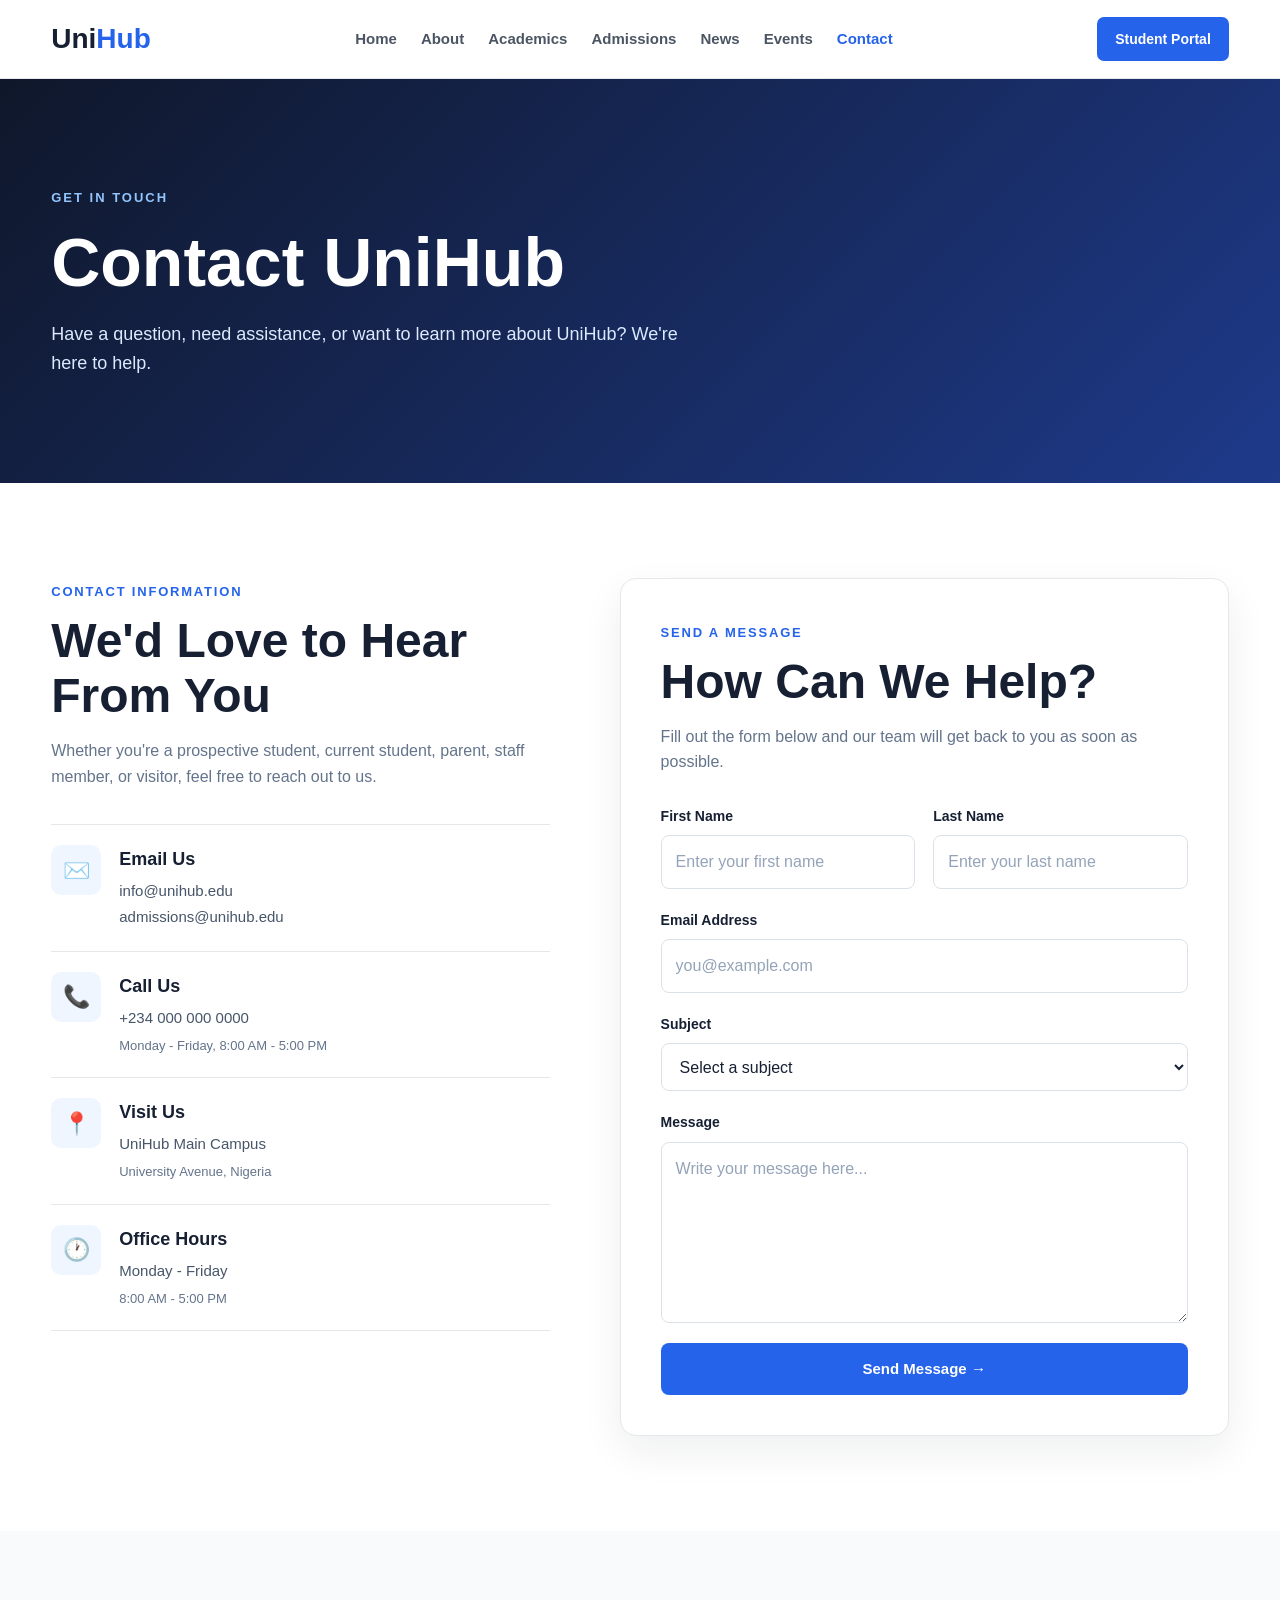
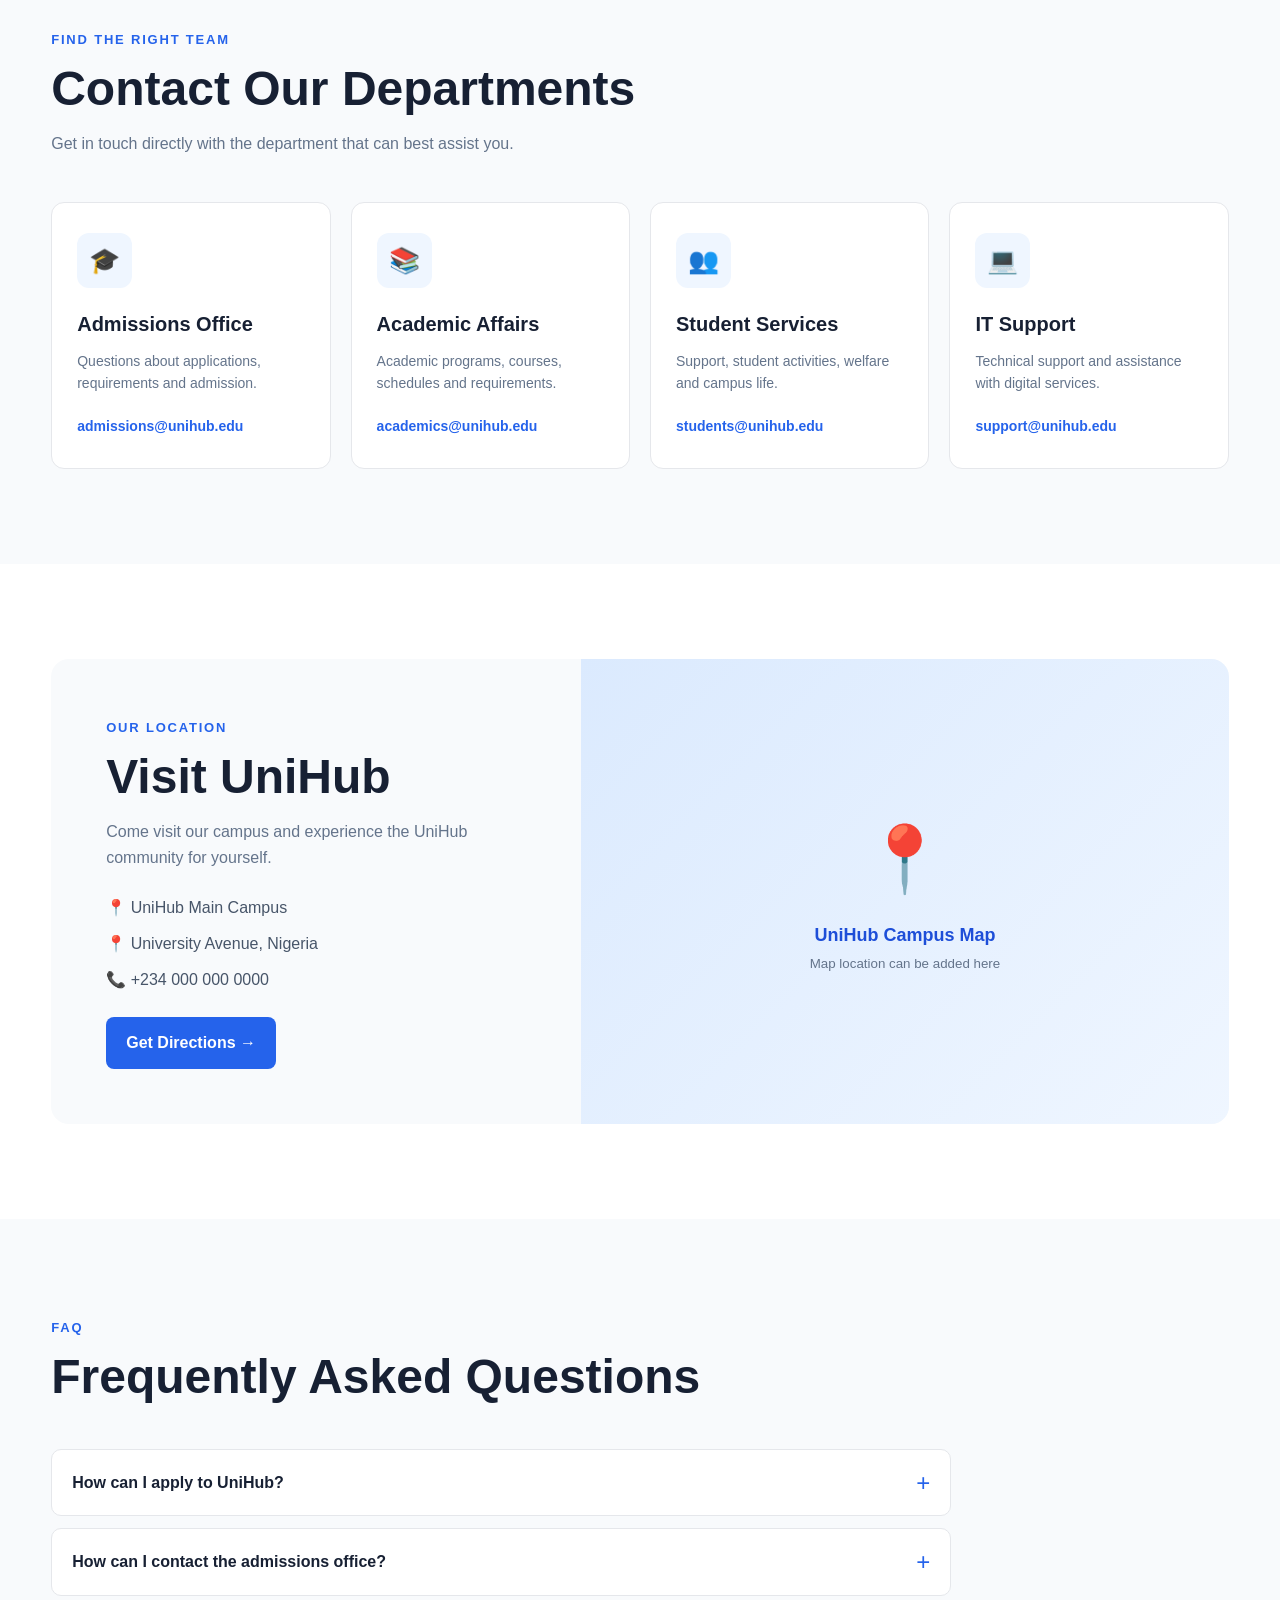
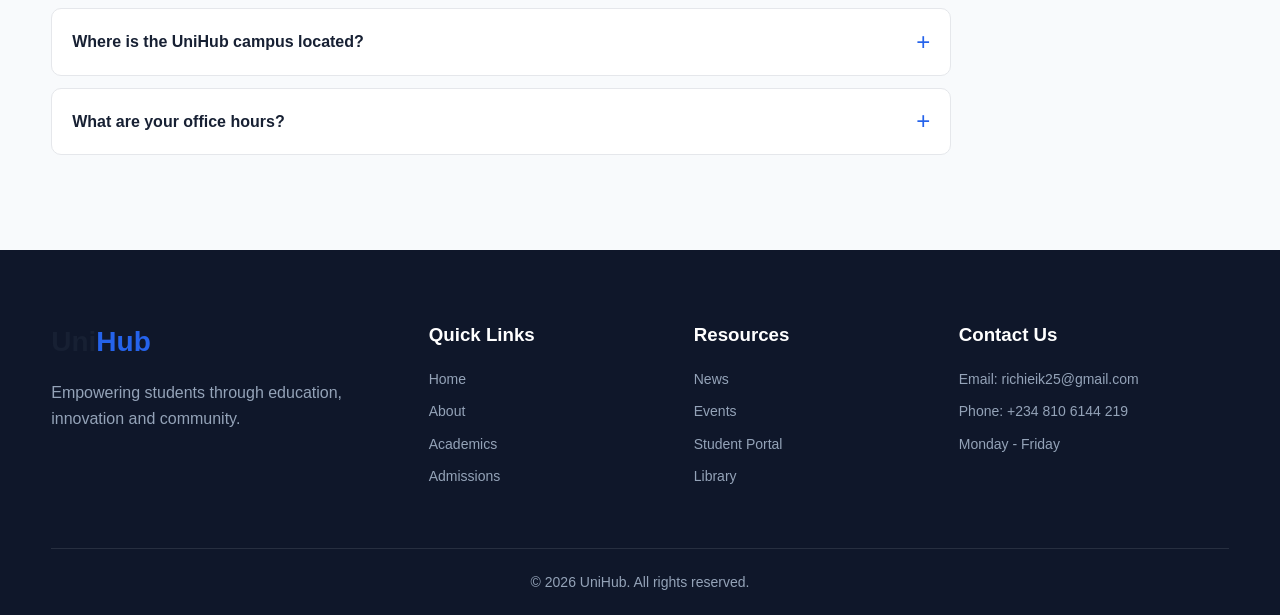
<file: contact.html>
<!DOCTYPE html>
<html lang="en">
<head>
    <meta charset="UTF-8">
    <meta name="viewport" content="width=device-width, initial-scale=1.0">

    <title>Contact Us | UniHub</title>

    <link rel="stylesheet" href="contact.css">
</head>

<body>

    <!-- ================= NAVBAR ================= -->

    <header class="contact-header">

        <nav class="contact-navbar">

            <a href="index.html" class="contact-logo">
                Uni<span>Hub</span>
            </a>

            <ul class="contact-nav-links">

                <li><a href="index.html">Home</a></li>

                <li><a href="about.html">About</a></li>

                <li><a href="academics.html">Academics</a></li>

                <li><a href="admission.html">Admissions</a></li>

                <li><a href="news.html">News</a></li>

                <li><a href="events.html">Events</a></li>

                <li>
                    <a href="contact.html" class="active">
                        Contact
                    </a>
                </li>

            </ul>

            <a href="studentportal.html" class="contact-portal">
                Student Portal
            </a>

            <button
                class="contact-menu"
                type="button"
                aria-label="Open navigation menu"
                aria-expanded="false"
            >
                ☰
            </button>

        </nav>

    </header>


    <!-- ================= HERO ================= -->

    <section class="contact-hero">

        <div class="contact-container">

            <div class="contact-hero-content">

                <span>GET IN TOUCH</span>

                <h1>Contact UniHub</h1>

                <p>
                    Have a question, need assistance, or want
                    to learn more about UniHub? We're here to help.
                </p>

            </div>

        </div>

    </section>


    <!-- ================= CONTACT SECTION ================= -->

    <section class="contact-section">

        <div class="contact-container">

            <div class="contact-layout">


                <!-- LEFT SIDE -->

                <div class="contact-info">

                    <span class="section-label">
                        CONTACT INFORMATION
                    </span>

                    <h2>
                        We'd Love to Hear From You
                    </h2>

                    <p class="contact-intro">
                        Whether you're a prospective student,
                        current student, parent, staff member,
                        or visitor, feel free to reach out to us.
                    </p>


                    <!-- EMAIL -->

                    <div class="contact-info-card">

                        <div class="contact-icon">
                            ✉️
                        </div>

                        <div>
                            <h3>Email Us</h3>

                            <p>info@unihub.edu</p>

                            <p>admissions@unihub.edu</p>
                        </div>

                    </div>


                    <!-- PHONE -->

                    <div class="contact-info-card">

                        <div class="contact-icon">
                            📞
                        </div>

                        <div>
                            <h3>Call Us</h3>

                            <p>+234 000 000 0000</p>

                            <small>
                                Monday - Friday, 8:00 AM - 5:00 PM
                            </small>
                        </div>

                    </div>


                    <!-- LOCATION -->

                    <div class="contact-info-card">

                        <div class="contact-icon">
                            📍
                        </div>

                        <div>
                            <h3>Visit Us</h3>

                            <p>UniHub Main Campus</p>

                            <small>
                                University Avenue, Nigeria
                            </small>
                        </div>

                    </div>


                    <!-- OFFICE HOURS -->

                    <div class="contact-info-card">

                        <div class="contact-icon">
                            🕐
                        </div>

                        <div>
                            <h3>Office Hours</h3>

                            <p>Monday - Friday</p>

                            <small>
                                8:00 AM - 5:00 PM
                            </small>
                        </div>

                    </div>

                </div>


                <!-- RIGHT SIDE FORM -->

                <div class="contact-form-wrapper">

                    <div class="contact-form-heading">

                        <span class="section-label">
                            SEND A MESSAGE
                        </span>

                        <h2>
                            How Can We Help?
                        </h2>

                        <p>
                            Fill out the form below and our team
                            will get back to you as soon as possible.
                        </p>

                    </div>


                    <form class="contact-form" id="contactForm">

                        <div class="form-row">

                            <div class="form-group">

                                <label for="first-name">
                                    First Name
                                </label>

                                <input
                                    type="text"
                                    id="first-name"
                                    name="first-name"
                                    placeholder="Enter your first name"
                                    required
                                >

                            </div>


                            <div class="form-group">

                                <label for="last-name">
                                    Last Name
                                </label>

                                <input
                                    type="text"
                                    id="last-name"
                                    name="last-name"
                                    placeholder="Enter your last name"
                                    required
                                >

                            </div>

                        </div>


                        <div class="form-group">

                            <label for="email">
                                Email Address
                            </label>

                            <input
                                type="email"
                                id="email"
                                name="email"
                                placeholder="you@example.com"
                                required
                            >

                        </div>


                        <div class="form-group">

                            <label for="subject">
                                Subject
                            </label>

                            <select
                                id="subject"
                                name="subject"
                                required
                            >

                                <option value="">
                                    Select a subject
                                </option>

                                <option value="admissions">
                                    Admissions
                                </option>

                                <option value="academics">
                                    Academics
                                </option>

                                <option value="student-services">
                                    Student Services
                                </option>

                                <option value="general">
                                    General Inquiry
                                </option>

                                <option value="technical">
                                    Technical Support
                                </option>

                            </select>

                        </div>


                        <div class="form-group">

                            <label for="message">
                                Message
                            </label>

                            <textarea
                                id="message"
                                name="message"
                                rows="6"
                                placeholder="Write your message here..."
                                required
                            ></textarea>

                        </div>


                        <button
                            type="submit"
                            class="contact-submit"
                        >
                            Send Message →
                        </button>

                        <p
                            class="contact-form-message"
                            id="contactFormMessage"
                        ></p>

                    </form>

                </div>

            </div>

        </div>

    </section>


    <!-- ================= DEPARTMENTS ================= -->

    <section class="departments">

        <div class="contact-container">

            <div class="section-heading">

                <span class="section-label">
                    FIND THE RIGHT TEAM
                </span>

                <h2>
                    Contact Our Departments
                </h2>

                <p>
                    Get in touch directly with the department
                    that can best assist you.
                </p>

            </div>


            <div class="department-grid">


                <div class="department-card">

                    <div class="department-icon">
                        🎓
                    </div>

                    <h3>
                        Admissions Office
                    </h3>

                    <p>
                        Questions about applications,
                        requirements and admission.
                    </p>

                    <a href="mailto:admissions@unihub.edu">
                        admissions@unihub.edu
                    </a>

                </div>


                <div class="department-card">

                    <div class="department-icon">
                        📚
                    </div>

                    <h3>
                        Academic Affairs
                    </h3>

                    <p>
                        Academic programs, courses,
                        schedules and requirements.
                    </p>

                    <a href="mailto:academics@unihub.edu">
                        academics@unihub.edu
                    </a>

                </div>


                <div class="department-card">

                    <div class="department-icon">
                        👥
                    </div>

                    <h3>
                        Student Services
                    </h3>

                    <p>
                        Support, student activities,
                        welfare and campus life.
                    </p>

                    <a href="mailto:students@unihub.edu">
                        students@unihub.edu
                    </a>

                </div>


                <div class="department-card">

                    <div class="department-icon">
                        💻
                    </div>

                    <h3>
                        IT Support
                    </h3>

                    <p>
                        Technical support and assistance
                        with digital services.
                    </p>

                    <a href="mailto:support@unihub.edu">
                        support@unihub.edu
                    </a>

                </div>

            </div>

        </div>

    </section>


    <!-- ================= LOCATION ================= -->

    <section class="location-section">

        <div class="contact-container">

            <div class="location-card">

                <div class="location-content">

                    <span class="section-label">
                        OUR LOCATION
                    </span>

                    <h2>
                        Visit UniHub
                    </h2>

                    <p>
                        Come visit our campus and experience
                        the UniHub community for yourself.
                    </p>

                    <div class="location-details">

                        <p>
                            📍 UniHub Main Campus
                        </p>

                        <p>
                            📍 University Avenue, Nigeria
                        </p>

                        <p>
                            📞 +234 000 000 0000
                        </p>

                    </div>

                    <a
                        href="#"
                        class="location-button"
                    >
                        Get Directions →
                    </a>

                </div>


                <div class="map-placeholder">

                    <div>

                        <span>📍</span>

                        <p>
                            UniHub Campus Map
                        </p>

                        <small>
                            Map location can be added here
                        </small>

                    </div>

                </div>

            </div>

        </div>

    </section>


    <!-- ================= FAQ ================= -->

    <section class="contact-faq">

        <div class="contact-container">

            <div class="section-heading">

                <span class="section-label">
                    FAQ
                </span>

                <h2>
                    Frequently Asked Questions
                </h2>

            </div>


            <div class="faq-list">

                <details class="faq-item">

                    <summary>
                        How can I apply to UniHub?
                    </summary>

                    <p>
                        Visit our Admissions page to learn
                        about requirements and the application
                        process.
                    </p>

                </details>


                <details class="faq-item">

                    <summary>
                        How can I contact the admissions office?
                    </summary>

                    <p>
                        You can email admissions@unihub.edu
                        or use the contact form above.
                    </p>

                </details>


                <details class="faq-item">

                    <summary>
                        Where is the UniHub campus located?
                    </summary>

                    <p>
                        UniHub Main Campus is located on
                        University Avenue, Nigeria.
                    </p>

                </details>


                <details class="faq-item">

                    <summary>
                        What are your office hours?
                    </summary>

                    <p>
                        Our offices are open Monday through
                        Friday, from 8:00 AM to 5:00 PM.
                    </p>

                </details>

            </div>

        </div>

    </section>


    <!-- ================= FOOTER ================= -->

    <footer class="contact-footer">

        <div class="contact-container">

            <div class="footer-grid">


                <div class="footer-about">

                    <a
                        href="index.html"
                        class="contact-logo"
                    >
                        Uni<span>Hub</span>
                    </a>

                    <p>
                        Empowering students through education,
                        innovation and community.
                    </p>

                </div>


                <div class="footer-links">

                    <h3>
                        Quick Links
                    </h3>

                    <a href="index.html">
                        Home
                    </a>

                    <a href="about.html">
                        About
                    </a>

                    <a href="academics.html">
                        Academics
                    </a>

                    <a href="admission.html">
                        Admissions
                    </a>

                </div>


                <div class="footer-links">

                    <h3>
                        Resources
                    </h3>

                    <a href="news.html">
                        News
                    </a>

                    <a href="events.html">
                        Events
                    </a>

                    <a href="studentportal.html">
                        Student Portal
                    </a>

                    <a href="#">
                        Library
                    </a>

                </div>


                <div class="footer-contact">

                    <h3>
                        Contact Us
                    </h3>

                    <p>
                        Email: richieik25@gmail.com
                    </p>

                    <p>
                        Phone: +234 810 6144 219
                    </p>

                    <p>
                        Monday - Friday
                    </p>

                </div>

            </div>


            <div class="footer-bottom">

                <p>
                    © 2026 UniHub. All rights reserved.
                </p>

            </div>

        </div>

    </footer>


    <!-- ================= CONTACT JAVASCRIPT ================= -->

    <script>
        document.addEventListener("DOMContentLoaded", function () {

            /* ================= MOBILE NAVBAR ================= */

            const menuButton =
                document.querySelector(".contact-menu");

            const navLinks =
                document.querySelector(".contact-nav-links");

            const portal =
                document.querySelector(".contact-portal");


            if (menuButton && navLinks) {

                menuButton.addEventListener("click", function () {

                    const isOpen =
                        navLinks.classList.toggle("show");

                    menuButton.setAttribute(
                        "aria-expanded",
                        isOpen
                    );

                    menuButton.innerHTML =
                        isOpen ? "✕" : "☰";

                    if (portal) {
                        portal.classList.toggle(
                            "show",
                            isOpen
                        );
                    }

                });


                /* Close menu after clicking a link */

                navLinks.querySelectorAll("a").forEach(function (link) {

                    link.addEventListener("click", function () {

                        navLinks.classList.remove("show");

                        menuButton.setAttribute(
                            "aria-expanded",
                            "false"
                        );

                        menuButton.innerHTML = "☰";

                        if (portal) {
                            portal.classList.remove("show");
                        }

                    });

                });


                /* Close menu when clicking outside */

                document.addEventListener("click", function (event) {

                    if (
                        !event.target.closest(".contact-navbar")
                    ) {

                        navLinks.classList.remove("show");

                        menuButton.setAttribute(
                            "aria-expanded",
                            "false"
                        );

                        menuButton.innerHTML = "☰";

                        if (portal) {
                            portal.classList.remove("show");
                        }

                    }

                });

            }


            /* ================= CONTACT FORM ================= */

            const contactForm =
                document.querySelector("#contactForm");

            const formMessage =
                document.querySelector("#contactFormMessage");


            if (contactForm) {

                contactForm.addEventListener(
                    "submit",
                    function (event) {

                        event.preventDefault();

                        formMessage.textContent =
                            "Thank you! Your message has been received.";

                        formMessage.classList.add("success");

                        contactForm.reset();

                    }
                );

            }

        });
    </script>

</body>
</html>
</file>
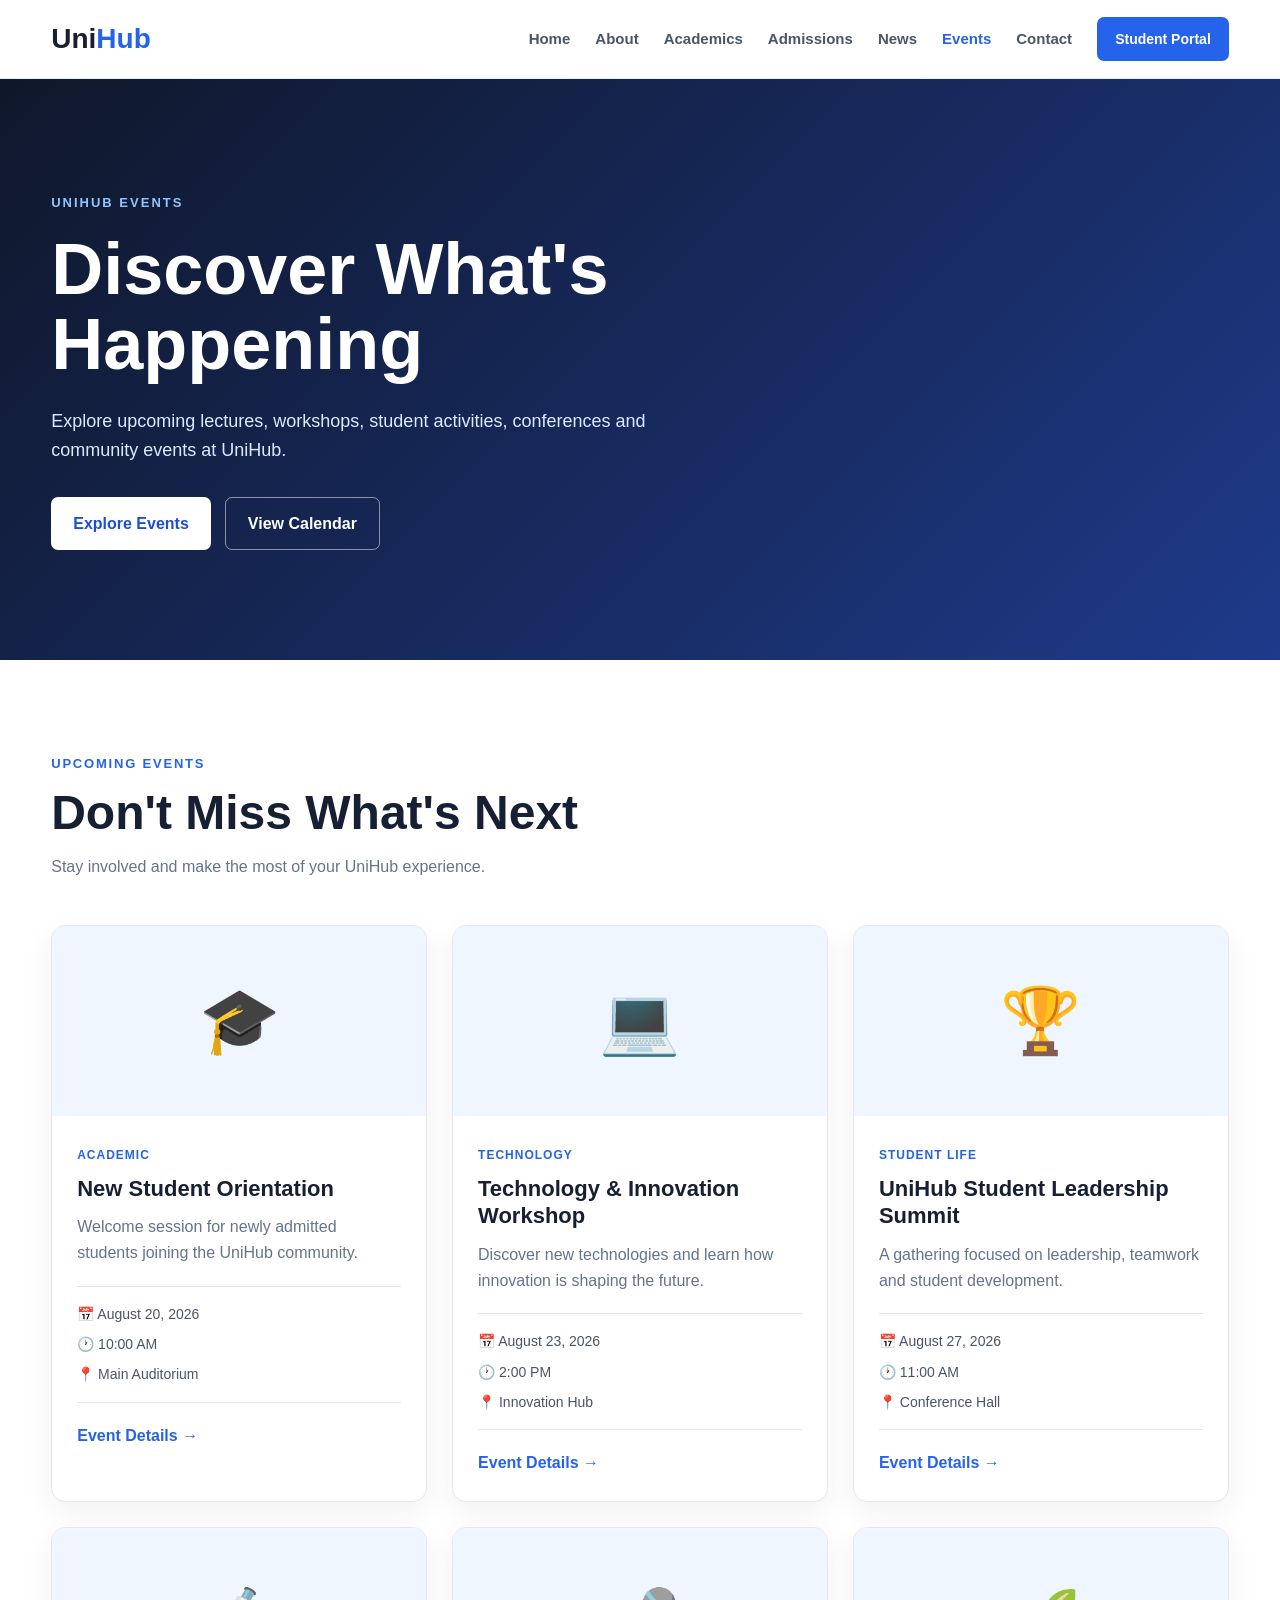
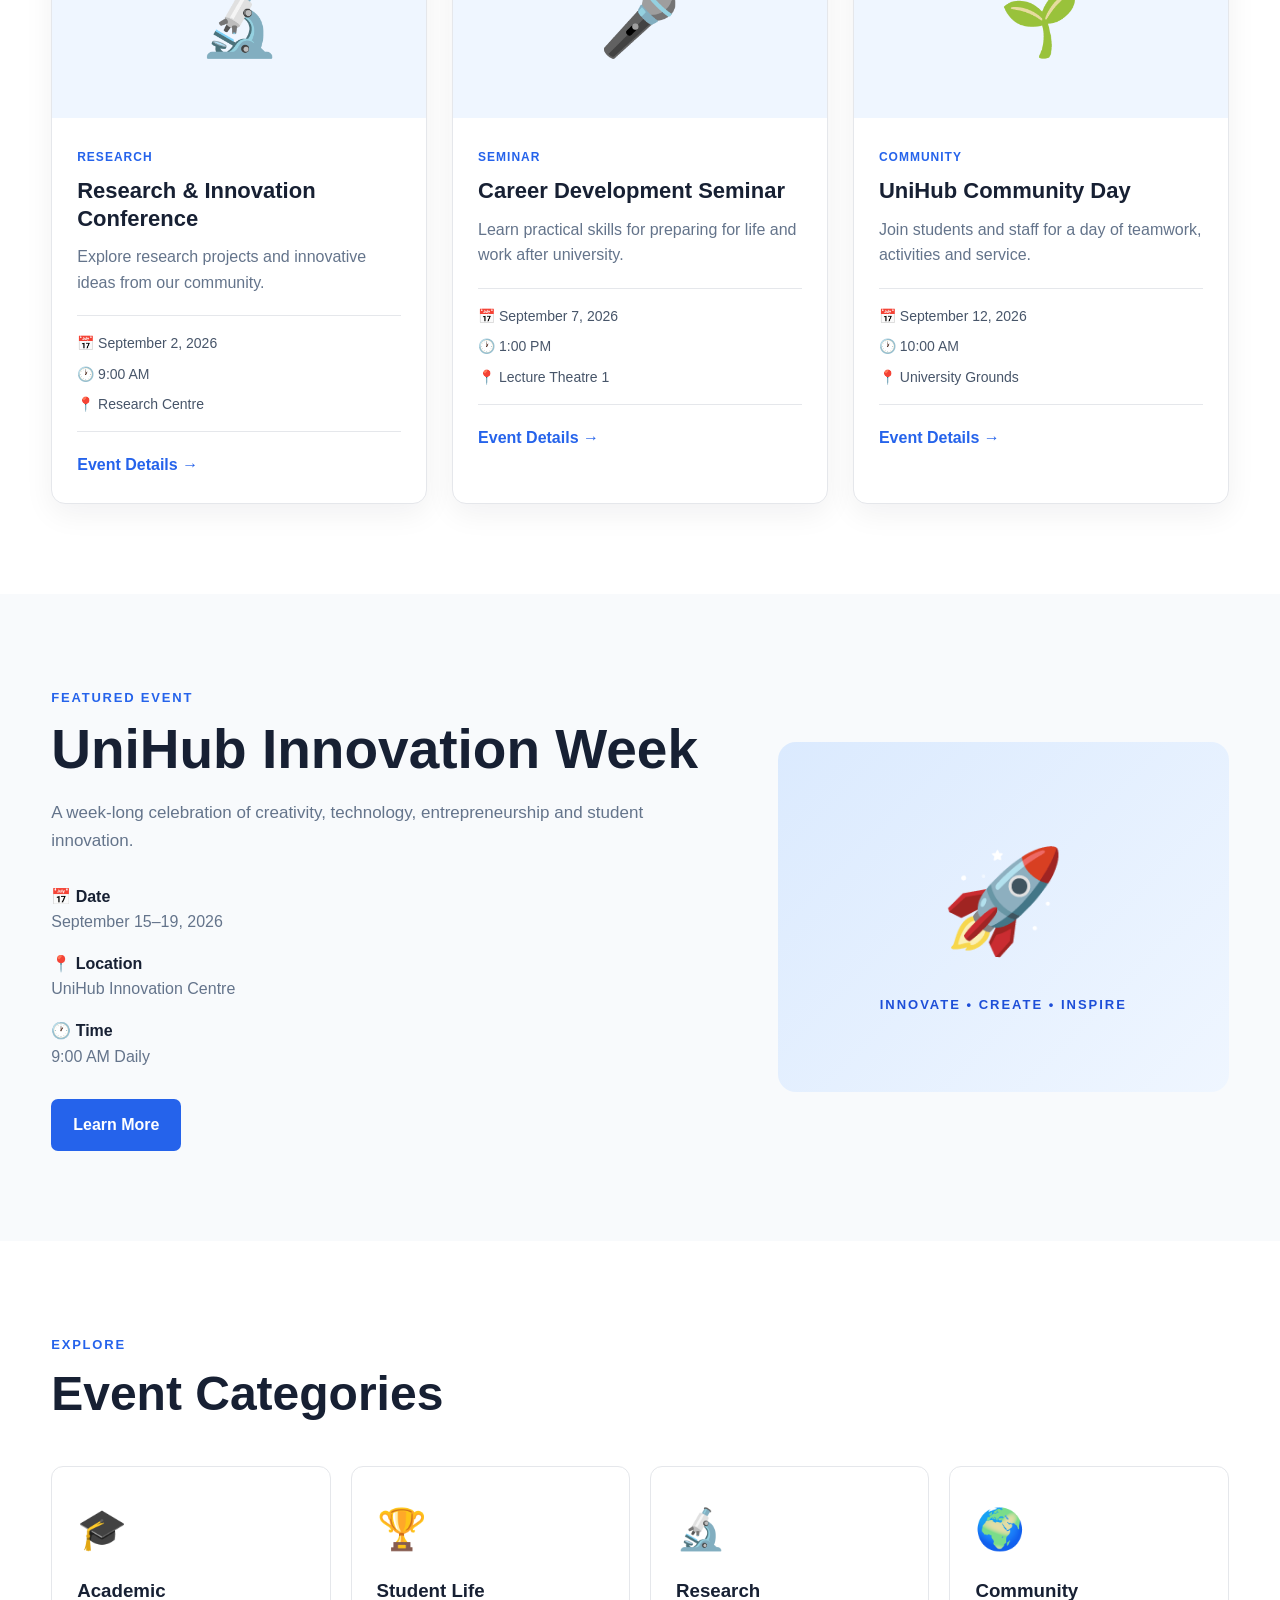
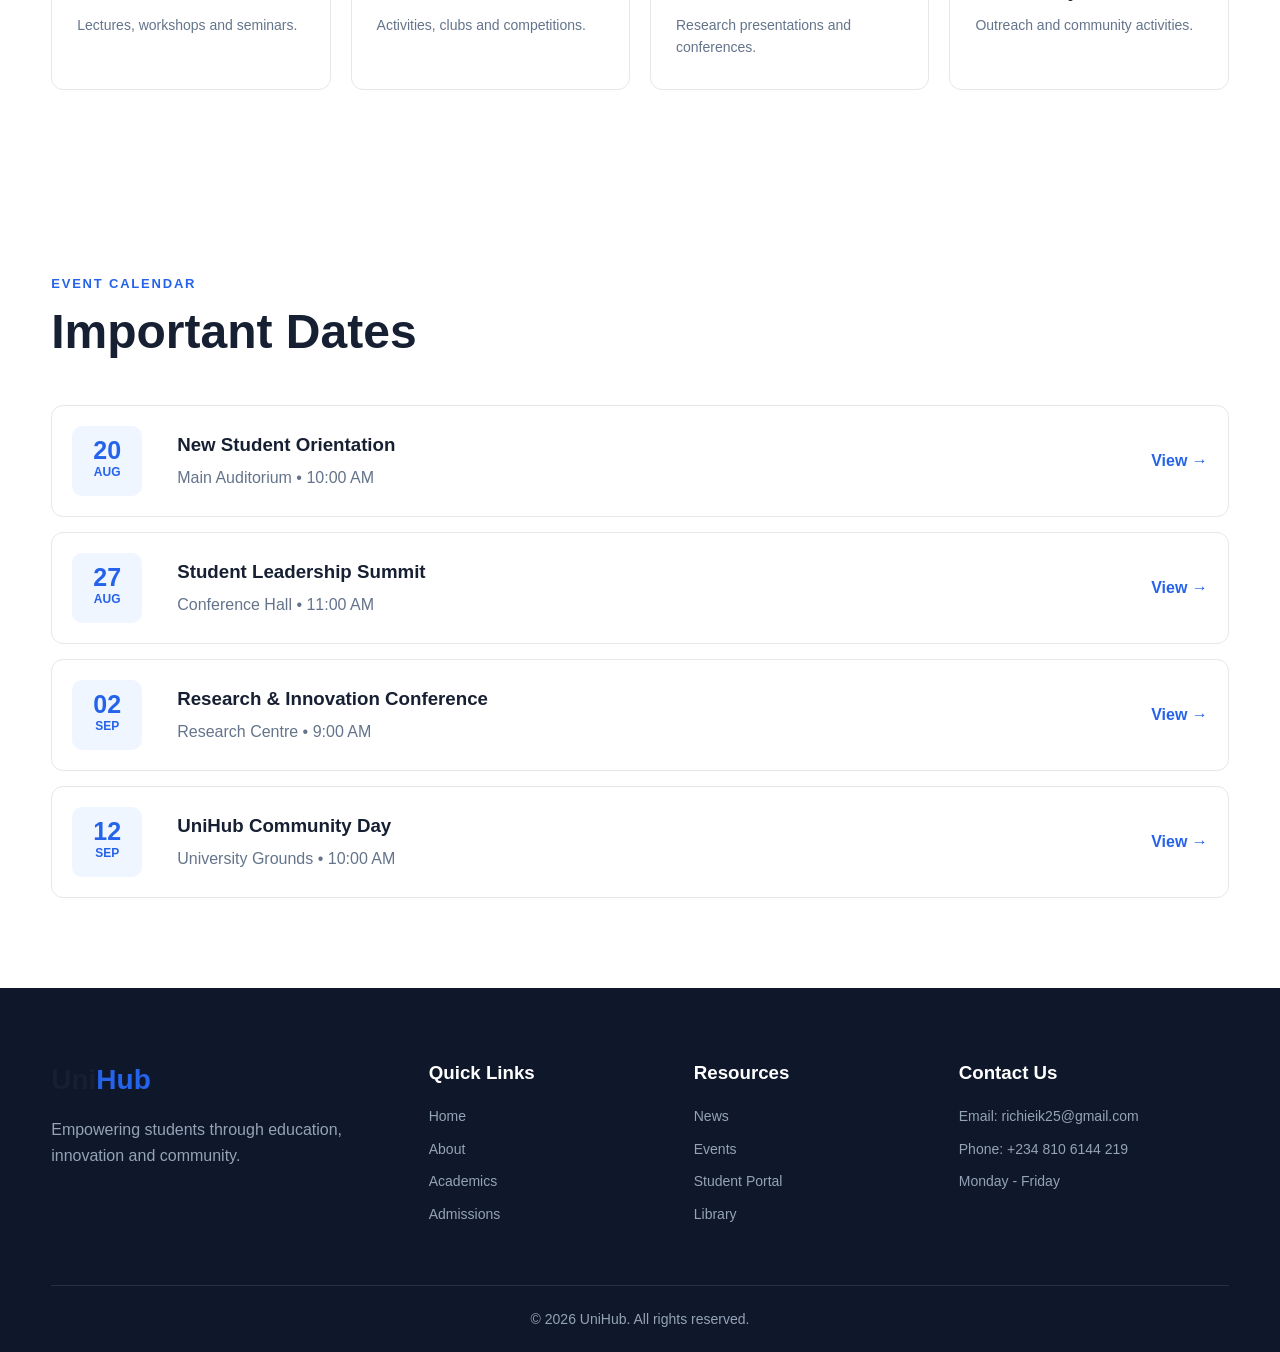
<file: events.html>
<!DOCTYPE html>
<html lang="en">

<head>

    <meta charset="UTF-8">

    <meta name="viewport"
          content="width=device-width, initial-scale=1.0">

    <title>Events | UniHub</title>

    <link rel="stylesheet" href="events.css">

</head>


<body>


    <!-- =====================================================
         NAVBAR
         ===================================================== -->

    <header class="events-header">

        <nav class="events-navbar">

            <!-- LOGO -->

            <a href="index.html" class="events-logo">
                Uni<span>Hub</span>
            </a>


            <!-- MOBILE MENU BUTTON -->

            <button
                class="events-menu"
                id="events-menu"
                type="button"
                aria-label="Open navigation menu"
                aria-expanded="false"
            >
                ☰
            </button>


            <!-- NAVIGATION -->

            <div
                class="events-mobile-menu"
                id="events-mobile-menu"
            >

                <ul class="events-nav-links">

                    <li>
                        <a href="index.html">
                            Home
                        </a>
                    </li>

                    <li>
                        <a href="about.html">
                            About
                        </a>
                    </li>

                    <li>
                        <a href="academics.html">
                            Academics
                        </a>
                    </li>

                    <li>
                        <a href="admission.html">
                            Admissions
                        </a>
                    </li>

                    <li>
                        <a href="news.html">
                            News
                        </a>
                    </li>

                    <li>
                        <a
                            href="events.html"
                            class="active"
                        >
                            Events
                        </a>
                    </li>

                    <li>
                        <a href="contact.html">
                            Contact
                        </a>
                    </li>

                </ul>


                <!-- STUDENT PORTAL -->

                <a
                    href="studentportal.html"
                    class="events-portal"
                >
                    Student Portal
                </a>

            </div>

        </nav>

    </header>



    <!-- =====================================================
         HERO
         ===================================================== -->

    <section class="events-hero">

        <div class="events-container">

            <div class="events-hero-content">

                <span>
                    UNIHUB EVENTS
                </span>

                <h1>
                    Discover What's Happening
                </h1>

                <p>
                    Explore upcoming lectures, workshops,
                    student activities, conferences and
                    community events at UniHub.
                </p>


                <div class="hero-buttons">

                    <a
                        href="#upcoming"
                        class="hero-primary-btn"
                    >
                        Explore Events
                    </a>

                    <a
                        href="#calendar"
                        class="hero-secondary-btn"
                    >
                        View Calendar
                    </a>

                </div>

            </div>

        </div>

    </section>



    <!-- =====================================================
         UPCOMING EVENTS
         ===================================================== -->

    <section
        class="upcoming-events"
        id="upcoming"
    >

        <div class="events-container">


            <div class="events-section-heading">

                <span class="section-label">
                    UPCOMING EVENTS
                </span>

                <h2>
                    Don't Miss What's Next
                </h2>

                <p>
                    Stay involved and make the most of
                    your UniHub experience.
                </p>

            </div>



            <div class="events-grid">


                <!-- EVENT 1 -->

                <article class="event-card">

                    <div class="event-image">
                        🎓
                    </div>

                    <div class="event-card-content">

                        <span class="event-category">
                            ACADEMIC
                        </span>

                        <h3>
                            New Student Orientation
                        </h3>

                        <p>
                            Welcome session for newly admitted
                            students joining the UniHub community.
                        </p>

                        <div class="event-details">

                            <div>
                                📅 August 20, 2026
                            </div>

                            <div>
                                🕐 10:00 AM
                            </div>

                            <div>
                                📍 Main Auditorium
                            </div>

                        </div>

                        <a
                            href="#"
                            class="event-btn"
                        >
                            Event Details →
                        </a>

                    </div>

                </article>



                <!-- EVENT 2 -->

                <article class="event-card">

                    <div class="event-image">
                        💻
                    </div>

                    <div class="event-card-content">

                        <span class="event-category">
                            TECHNOLOGY
                        </span>

                        <h3>
                            Technology & Innovation Workshop
                        </h3>

                        <p>
                            Discover new technologies and learn
                            how innovation is shaping the future.
                        </p>

                        <div class="event-details">

                            <div>
                                📅 August 23, 2026
                            </div>

                            <div>
                                🕐 2:00 PM
                            </div>

                            <div>
                                📍 Innovation Hub
                            </div>

                        </div>

                        <a
                            href="#"
                            class="event-btn"
                        >
                            Event Details →
                        </a>

                    </div>

                </article>



                <!-- EVENT 3 -->

                <article class="event-card">

                    <div class="event-image">
                        🏆
                    </div>

                    <div class="event-card-content">

                        <span class="event-category">
                            STUDENT LIFE
                        </span>

                        <h3>
                            UniHub Student Leadership Summit
                        </h3>

                        <p>
                            A gathering focused on leadership,
                            teamwork and student development.
                        </p>

                        <div class="event-details">

                            <div>
                                📅 August 27, 2026
                            </div>

                            <div>
                                🕐 11:00 AM
                            </div>

                            <div>
                                📍 Conference Hall
                            </div>

                        </div>

                        <a
                            href="#"
                            class="event-btn"
                        >
                            Event Details →
                        </a>

                    </div>

                </article>



                <!-- EVENT 4 -->

                <article class="event-card">

                    <div class="event-image">
                        🔬
                    </div>

                    <div class="event-card-content">

                        <span class="event-category">
                            RESEARCH
                        </span>

                        <h3>
                            Research & Innovation Conference
                        </h3>

                        <p>
                            Explore research projects and
                            innovative ideas from our community.
                        </p>

                        <div class="event-details">

                            <div>
                                📅 September 2, 2026
                            </div>

                            <div>
                                🕐 9:00 AM
                            </div>

                            <div>
                                📍 Research Centre
                            </div>

                        </div>

                        <a
                            href="#"
                            class="event-btn"
                        >
                            Event Details →
                        </a>

                    </div>

                </article>



                <!-- EVENT 5 -->

                <article class="event-card">

                    <div class="event-image">
                        🎤
                    </div>

                    <div class="event-card-content">

                        <span class="event-category">
                            SEMINAR
                        </span>

                        <h3>
                            Career Development Seminar
                        </h3>

                        <p>
                            Learn practical skills for preparing
                            for life and work after university.
                        </p>

                        <div class="event-details">

                            <div>
                                📅 September 7, 2026
                            </div>

                            <div>
                                🕐 1:00 PM
                            </div>

                            <div>
                                📍 Lecture Theatre 1
                            </div>

                        </div>

                        <a
                            href="#"
                            class="event-btn"
                        >
                            Event Details →
                        </a>

                    </div>

                </article>



                <!-- EVENT 6 -->

                <article class="event-card">

                    <div class="event-image">
                        🌱
                    </div>

                    <div class="event-card-content">

                        <span class="event-category">
                            COMMUNITY
                        </span>

                        <h3>
                            UniHub Community Day
                        </h3>

                        <p>
                            Join students and staff for a day
                            of teamwork, activities and service.
                        </p>

                        <div class="event-details">

                            <div>
                                📅 September 12, 2026
                            </div>

                            <div>
                                🕐 10:00 AM
                            </div>

                            <div>
                                📍 University Grounds
                            </div>

                        </div>

                        <a
                            href="#"
                            class="event-btn"
                        >
                            Event Details →
                        </a>

                    </div>

                </article>

            </div>

        </div>

    </section>



    <!-- =====================================================
         FEATURED EVENT
         ===================================================== -->

    <section class="featured-event">

        <div class="events-container">

            <div class="featured-event-wrapper">


                <div class="featured-event-content">

                    <span class="section-label">
                        FEATURED EVENT
                    </span>

                    <h2>
                        UniHub Innovation Week
                    </h2>

                    <p>
                        A week-long celebration of creativity,
                        technology, entrepreneurship and
                        student innovation.
                    </p>


                    <div class="featured-info">

                        <div>

                            <strong>
                                📅 Date
                            </strong>

                            <span>
                                September 15–19, 2026
                            </span>

                        </div>


                        <div>

                            <strong>
                                📍 Location
                            </strong>

                            <span>
                                UniHub Innovation Centre
                            </span>

                        </div>


                        <div>

                            <strong>
                                🕐 Time
                            </strong>

                            <span>
                                9:00 AM Daily
                            </span>

                        </div>

                    </div>


                    <a
                        href="#"
                        class="featured-btn"
                    >
                        Learn More
                    </a>

                </div>



                <div class="featured-event-visual">

                    <div class="visual-icon">
                        🚀
                    </div>

                    <span>
                        INNOVATE • CREATE • INSPIRE
                    </span>

                </div>

            </div>

        </div>

    </section>



    <!-- =====================================================
         EVENT CATEGORIES
         ===================================================== -->

    <section class="event-categories">

        <div class="events-container">


            <div class="events-section-heading">

                <span class="section-label">
                    EXPLORE
                </span>

                <h2>
                    Event Categories
                </h2>

            </div>


            <div class="categories-grid">


                <a
                    href="#"
                    class="category-card"
                >

                    <div class="category-icon">
                        🎓
                    </div>

                    <h3>
                        Academic
                    </h3>

                    <p>
                        Lectures, workshops and seminars.
                    </p>

                </a>



                <a
                    href="#"
                    class="category-card"
                >

                    <div class="category-icon">
                        🏆
                    </div>

                    <h3>
                        Student Life
                    </h3>

                    <p>
                        Activities, clubs and competitions.
                    </p>

                </a>



                <a
                    href="#"
                    class="category-card"
                >

                    <div class="category-icon">
                        🔬
                    </div>

                    <h3>
                        Research
                    </h3>

                    <p>
                        Research presentations and conferences.
                    </p>

                </a>



                <a
                    href="#"
                    class="category-card"
                >

                    <div class="category-icon">
                        🌍
                    </div>

                    <h3>
                        Community
                    </h3>

                    <p>
                        Outreach and community activities.
                    </p>

                </a>

            </div>

        </div>

    </section>



    <!-- =====================================================
         CALENDAR
         ===================================================== -->

    <section
        class="event-calendar"
        id="calendar"
    >

        <div class="events-container">


            <div class="events-section-heading">

                <span class="section-label">
                    EVENT CALENDAR
                </span>

                <h2>
                    Important Dates
                </h2>

            </div>


            <div class="calendar-list">


                <div class="calendar-item">

                    <div class="calendar-date">

                        <strong>
                            20
                        </strong>

                        <span>
                            AUG
                        </span>

                    </div>


                    <div class="calendar-info">

                        <h3>
                            New Student Orientation
                        </h3>

                        <p>
                            Main Auditorium • 10:00 AM
                        </p>

                    </div>


                    <a href="#">
                        View →
                    </a>

                </div>



                <div class="calendar-item">

                    <div class="calendar-date">

                        <strong>
                            27
                        </strong>

                        <span>
                            AUG
                        </span>

                    </div>


                    <div class="calendar-info">

                        <h3>
                            Student Leadership Summit
                        </h3>

                        <p>
                            Conference Hall • 11:00 AM
                        </p>

                    </div>


                    <a href="#">
                        View →
                    </a>

                </div>



                <div class="calendar-item">

                    <div class="calendar-date">

                        <strong>
                            02
                        </strong>

                        <span>
                            SEP
                        </span>

                    </div>


                    <div class="calendar-info">

                        <h3>
                            Research & Innovation Conference
                        </h3>

                        <p>
                            Research Centre • 9:00 AM
                        </p>

                    </div>


                    <a href="#">
                        View →
                    </a>

                </div>



                <div class="calendar-item">

                    <div class="calendar-date">

                        <strong>
                            12
                        </strong>

                        <span>
                            SEP
                        </span>

                    </div>


                    <div class="calendar-info">

                        <h3>
                            UniHub Community Day
                        </h3>

                        <p>
                            University Grounds • 10:00 AM
                        </p>

                    </div>


                    <a href="#">
                        View →
                    </a>

                </div>

            </div>

        </div>

    </section>



    <!-- =====================================================
         FOOTER
         ===================================================== -->

    <footer class="events-footer">

        <div class="events-container">

            <div class="footer-grid">


                <div class="footer-about">

                    <a
                        href="index.html"
                        class="events-logo"
                    >
                        Uni<span>Hub</span>
                    </a>

                    <p>
                        Empowering students through education,
                        innovation and community.
                    </p>

                </div>



                <div class="footer-links">

                    <h3>
                        Quick Links
                    </h3>

                    <a href="index.html">
                        Home
                    </a>

                    <a href="about.html">
                        About
                    </a>

                    <a href="academics.html">
                        Academics
                    </a>

                    <a href="admission.html">
                        Admissions
                    </a>

                </div>



                <div class="footer-links">

                    <h3>
                        Resources
                    </h3>

                    <a href="news.html">
                        News
                    </a>

                    <a href="events.html">
                        Events
                    </a>

                    <a href="studentportal.html">
                        Student Portal
                    </a>

                    <a href="#">
                        Library
                    </a>

                </div>



                <div class="footer-contact">

                    <h3>
                        Contact Us
                    </h3>

                    <p>
                        Email: richieik25@gmail.com
                    </p>

                    <p>
                        Phone: +234 810 6144 219
                    </p>

                    <p>
                        Monday - Friday
                    </p>

                </div>

            </div>


            <div class="footer-bottom">

                <p>
                    © 2026 UniHub. All rights reserved.
                </p>

            </div>

        </div>

    </footer>



    <!-- =====================================================
         EVENTS JAVASCRIPT
         ===================================================== -->

    <script src="events.js"></script>

</body>

</html>
</file>
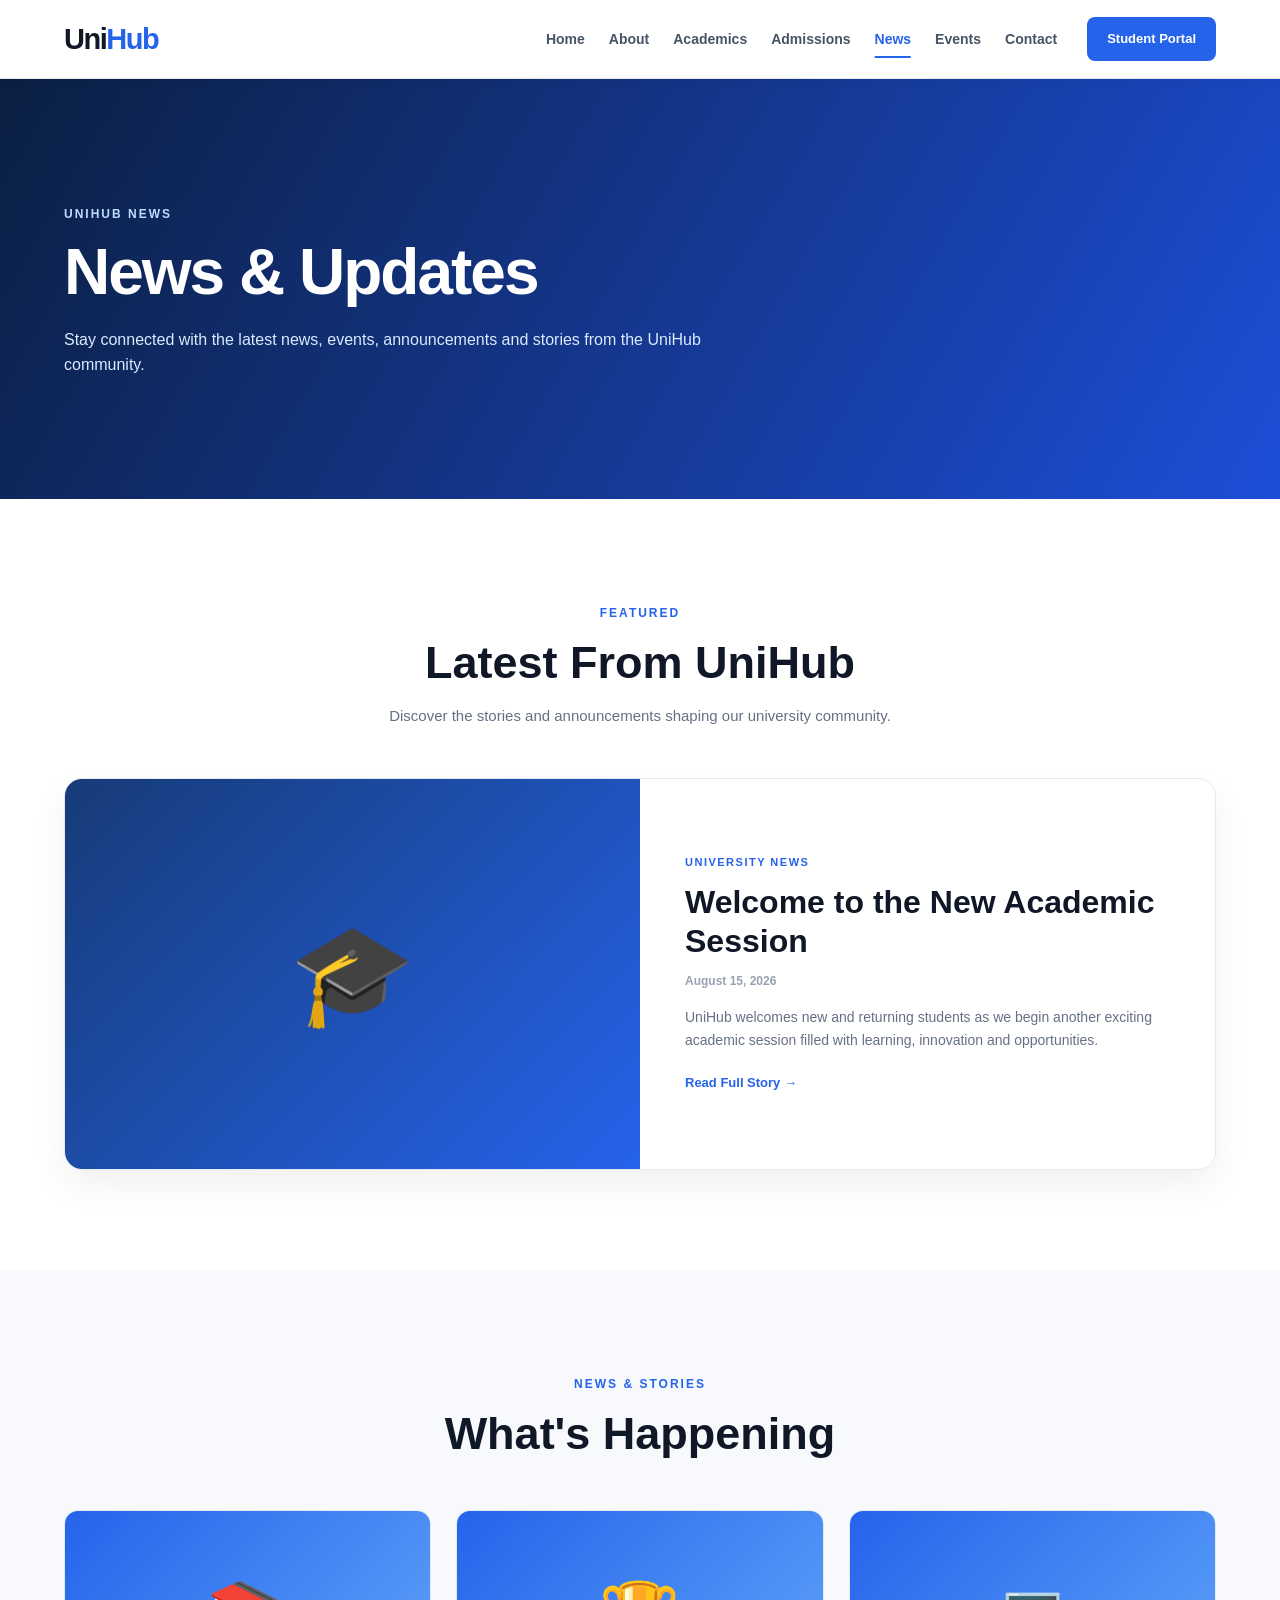
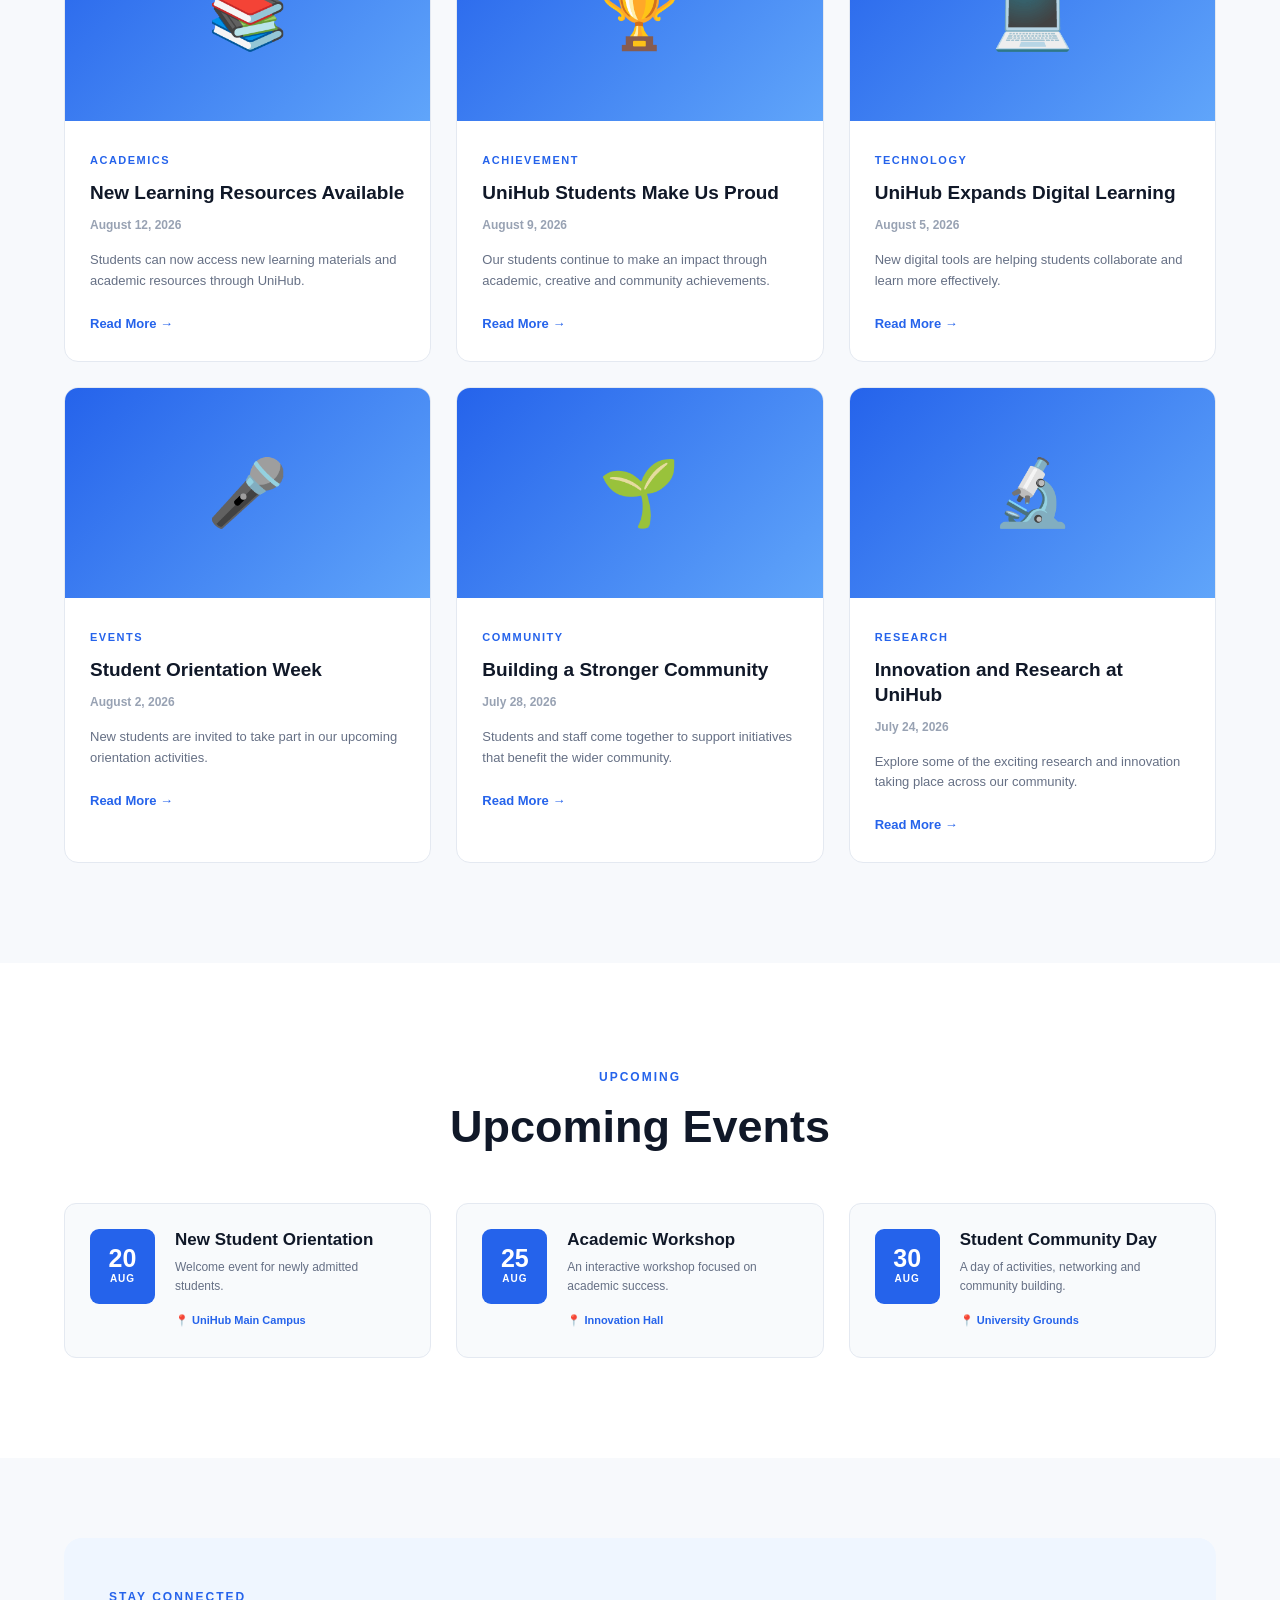
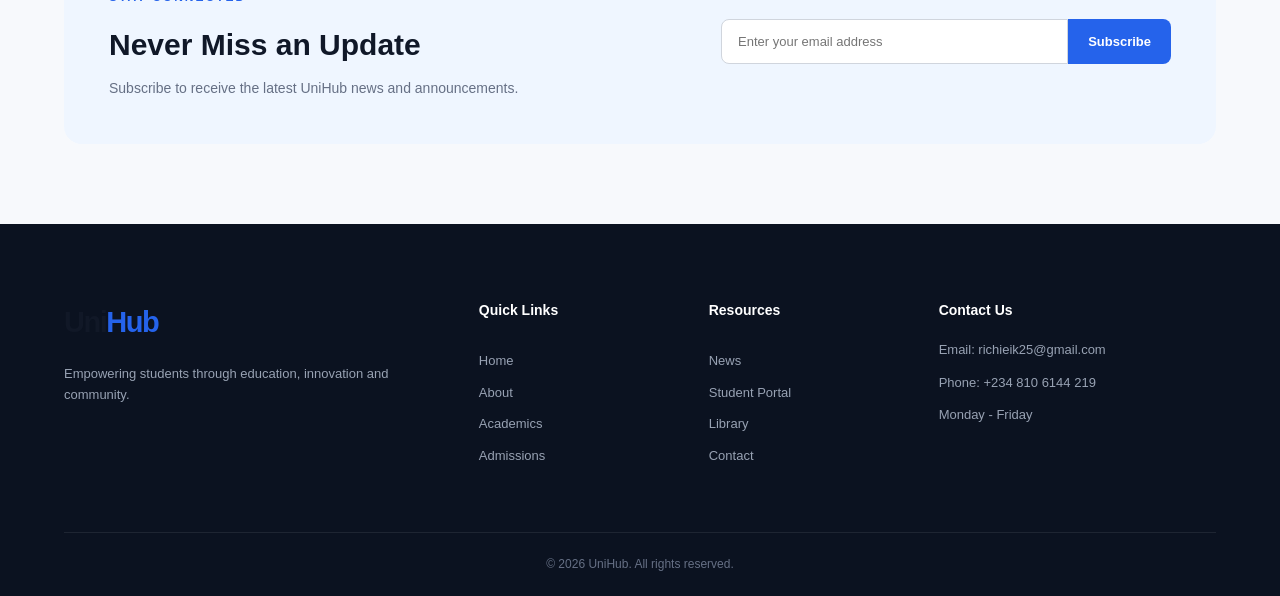
<file: news.html>
<!DOCTYPE html>
<html lang="en">

<head>

    <meta charset="UTF-8">

    <meta name="viewport"
          content="width=device-width, initial-scale=1.0">

    <title>News & Updates | UniHub</title>

    <link rel="stylesheet" href="news.css">

</head>


<body>


    <!-- ================= NAVBAR ================= -->

    <header class="news-header">

        <nav class="news-navbar">


            <!-- LOGO -->

            <a href="index.html" class="news-logo">
                Uni<span>Hub</span>
            </a>


            <!-- MOBILE MENU BUTTON -->

            <button
                class="news-menu"
                id="menu-btn"
                type="button"
                aria-label="Open navigation menu"
                aria-expanded="false"
            >

                <span></span>
                <span></span>
                <span></span>

            </button>


            <!-- NAVIGATION MENU -->

            <div class="news-nav-menu" id="nav-menu">


                <ul class="news-nav-links">

                    <li>
                        <a href="index.html">
                            Home
                        </a>
                    </li>

                    <li>
                        <a href="about.html">
                            About
                        </a>
                    </li>

                    <li>
                        <a href="academics.html">
                            Academics
                        </a>
                    </li>

                    <li>
                        <a href="admission.html">
                            Admissions
                        </a>
                    </li>

                    <li>
                        <a href="news.html" class="active">
                            News
                        </a>
                    </li>

                    <li>
                        <a href="events.html">
                            Events
                        </a>
                    </li>

                    <li>
                        <a href="contact.html">
                            Contact
                        </a>
                    </li>

                </ul>


                <!-- STUDENT PORTAL -->

                <a
                    href="studentportal.html"
                    class="news-portal"
                >
                    Student Portal
                </a>


            </div>

        </nav>

    </header>



    <!-- ================= HERO ================= -->

    <section class="news-hero">

        <div class="news-container">

            <div class="news-hero-content">

                <span>
                    UNIHUB NEWS
                </span>

                <h1>
                    News & Updates
                </h1>

                <p>
                    Stay connected with the latest news,
                    events, announcements and stories
                    from the UniHub community.
                </p>

            </div>

        </div>

    </section>



    <!-- ================= FEATURED NEWS ================= -->

    <section class="featured-news">

        <div class="news-container">


            <div class="news-section-heading">

                <span class="section-label">
                    FEATURED
                </span>

                <h2>
                    Latest From UniHub
                </h2>

                <p>
                    Discover the stories and announcements
                    shaping our university community.
                </p>

            </div>


            <div class="featured-card">


                <div class="featured-image">

                    <div class="image-placeholder">
                        🎓
                    </div>

                </div>


                <div class="featured-content">

                    <span class="news-category">
                        UNIVERSITY NEWS
                    </span>

                    <h3>
                        Welcome to the New Academic Session
                    </h3>

                    <p class="news-date">
                        August 15, 2026
                    </p>

                    <p>
                        UniHub welcomes new and returning
                        students as we begin another exciting
                        academic session filled with learning,
                        innovation and opportunities.
                    </p>

                    <a href="#" class="read-more">
                        Read Full Story →
                    </a>

                </div>

            </div>

        </div>

    </section>



    <!-- ================= NEWS GRID ================= -->

    <section class="news-list">

        <div class="news-container">


            <div class="news-section-heading">

                <span class="section-label">
                    NEWS & STORIES
                </span>

                <h2>
                    What's Happening
                </h2>

            </div>



            <div class="news-grid">


                <!-- CARD 1 -->

                <article class="news-card">

                    <div class="news-card-image">
                        📚
                    </div>

                    <div class="news-card-content">

                        <span class="news-category">
                            ACADEMICS
                        </span>

                        <h3>
                            New Learning Resources Available
                        </h3>

                        <p class="news-date">
                            August 12, 2026
                        </p>

                        <p>
                            Students can now access new
                            learning materials and academic
                            resources through UniHub.
                        </p>

                        <a href="#">
                            Read More →
                        </a>

                    </div>

                </article>



                <!-- CARD 2 -->

                <article class="news-card">

                    <div class="news-card-image">
                        🏆
                    </div>

                    <div class="news-card-content">

                        <span class="news-category">
                            ACHIEVEMENT
                        </span>

                        <h3>
                            UniHub Students Make Us Proud
                        </h3>

                        <p class="news-date">
                            August 9, 2026
                        </p>

                        <p>
                            Our students continue to make
                            an impact through academic,
                            creative and community achievements.
                        </p>

                        <a href="#">
                            Read More →
                        </a>

                    </div>

                </article>



                <!-- CARD 3 -->

                <article class="news-card">

                    <div class="news-card-image">
                        💻
                    </div>

                    <div class="news-card-content">

                        <span class="news-category">
                            TECHNOLOGY
                        </span>

                        <h3>
                            UniHub Expands Digital Learning
                        </h3>

                        <p class="news-date">
                            August 5, 2026
                        </p>

                        <p>
                            New digital tools are helping
                            students collaborate and learn
                            more effectively.
                        </p>

                        <a href="#">
                            Read More →
                        </a>

                    </div>

                </article>



                <!-- CARD 4 -->

                <article class="news-card">

                    <div class="news-card-image">
                        🎤
                    </div>

                    <div class="news-card-content">

                        <span class="news-category">
                            EVENTS
                        </span>

                        <h3>
                            Student Orientation Week
                        </h3>

                        <p class="news-date">
                            August 2, 2026
                        </p>

                        <p>
                            New students are invited to take
                            part in our upcoming orientation
                            activities.
                        </p>

                        <a href="#">
                            Read More →
                        </a>

                    </div>

                </article>



                <!-- CARD 5 -->

                <article class="news-card">

                    <div class="news-card-image">
                        🌱
                    </div>

                    <div class="news-card-content">

                        <span class="news-category">
                            COMMUNITY
                        </span>

                        <h3>
                            Building a Stronger Community
                        </h3>

                        <p class="news-date">
                            July 28, 2026
                        </p>

                        <p>
                            Students and staff come together
                            to support initiatives that benefit
                            the wider community.
                        </p>

                        <a href="#">
                            Read More →
                        </a>

                    </div>

                </article>



                <!-- CARD 6 -->

                <article class="news-card">

                    <div class="news-card-image">
                        🔬
                    </div>

                    <div class="news-card-content">

                        <span class="news-category">
                            RESEARCH
                        </span>

                        <h3>
                            Innovation and Research at UniHub
                        </h3>

                        <p class="news-date">
                            July 24, 2026
                        </p>

                        <p>
                            Explore some of the exciting
                            research and innovation taking
                            place across our community.
                        </p>

                        <a href="#">
                            Read More →
                        </a>

                    </div>

                </article>


            </div>

        </div>

    </section>



    <!-- ================= EVENTS ================= -->

    <section class="news-events">

        <div class="news-container">


            <div class="news-section-heading">

                <span class="section-label">
                    UPCOMING
                </span>

                <h2>
                    Upcoming Events
                </h2>

            </div>



            <div class="events-grid">


                <div class="event-card">

                    <div class="event-date">

                        <strong>
                            20
                        </strong>

                        <span>
                            AUG
                        </span>

                    </div>

                    <div class="event-info">

                        <h3>
                            New Student Orientation
                        </h3>

                        <p>
                            Welcome event for newly admitted
                            students.
                        </p>

                        <span>
                            📍 UniHub Main Campus
                        </span>

                    </div>

                </div>



                <div class="event-card">

                    <div class="event-date">

                        <strong>
                            25
                        </strong>

                        <span>
                            AUG
                        </span>

                    </div>

                    <div class="event-info">

                        <h3>
                            Academic Workshop
                        </h3>

                        <p>
                            An interactive workshop focused
                            on academic success.
                        </p>

                        <span>
                            📍 Innovation Hall
                        </span>

                    </div>

                </div>



                <div class="event-card">

                    <div class="event-date">

                        <strong>
                            30
                        </strong>

                        <span>
                            AUG
                        </span>

                    </div>

                    <div class="event-info">

                        <h3>
                            Student Community Day
                        </h3>

                        <p>
                            A day of activities, networking
                            and community building.
                        </p>

                        <span>
                            📍 University Grounds
                        </span>

                    </div>

                </div>


            </div>

        </div>

    </section>



    <!-- ================= NEWSLETTER ================= -->

    <section class="newsletter">

        <div class="news-container">

            <div class="newsletter-content">


                <div>

                    <span class="section-label">
                        STAY CONNECTED
                    </span>

                    <h2>
                        Never Miss an Update
                    </h2>

                    <p>
                        Subscribe to receive the latest UniHub
                        news and announcements.
                    </p>

                </div>


                <form class="newsletter-form">

                    <input
                        type="email"
                        placeholder="Enter your email address"
                        required
                    >

                    <button type="submit">
                        Subscribe
                    </button>

                </form>


            </div>

        </div>

    </section>



    <!-- ================= FOOTER ================= -->

    <footer class="news-footer">

        <div class="news-container">


            <div class="footer-grid">


                <div class="footer-about">

                    <a
                        href="index.html"
                        class="news-logo"
                    >
                        Uni<span>Hub</span>
                    </a>

                    <p>
                        Empowering students through education,
                        innovation and community.
                    </p>

                </div>



                <div class="footer-links">

                    <h3>
                        Quick Links
                    </h3>

                    <a href="index.html">
                        Home
                    </a>

                    <a href="about.html">
                        About
                    </a>

                    <a href="academics.html">
                        Academics
                    </a>

                    <a href="admission.html">
                        Admissions
                    </a>

                </div>



                <div class="footer-links">

                    <h3>
                        Resources
                    </h3>

                    <a href="news.html">
                        News
                    </a>

                    <a href="studentportal.html">
                        Student Portal
                    </a>

                    <a href="#">
                        Library
                    </a>

                    <a href="contact.html">
                        Contact
                    </a>

                </div>



                <div class="footer-contact">

                    <h3>
                        Contact Us
                    </h3>

                    <p>
                        Email: richieik25@gmail.com
                    </p>

                    <p>
                        Phone: +234 810 6144 219
                    </p>

                    <p>
                        Monday - Friday
                    </p>

                </div>


            </div>



            <div class="footer-bottom">

                <p>
                    © 2026 UniHub. All rights reserved.
                </p>

            </div>


        </div>

    </footer>



    <!-- ================= JAVASCRIPT ================= -->

    <script src="script.js"></script>


</body>
</html>
</file>
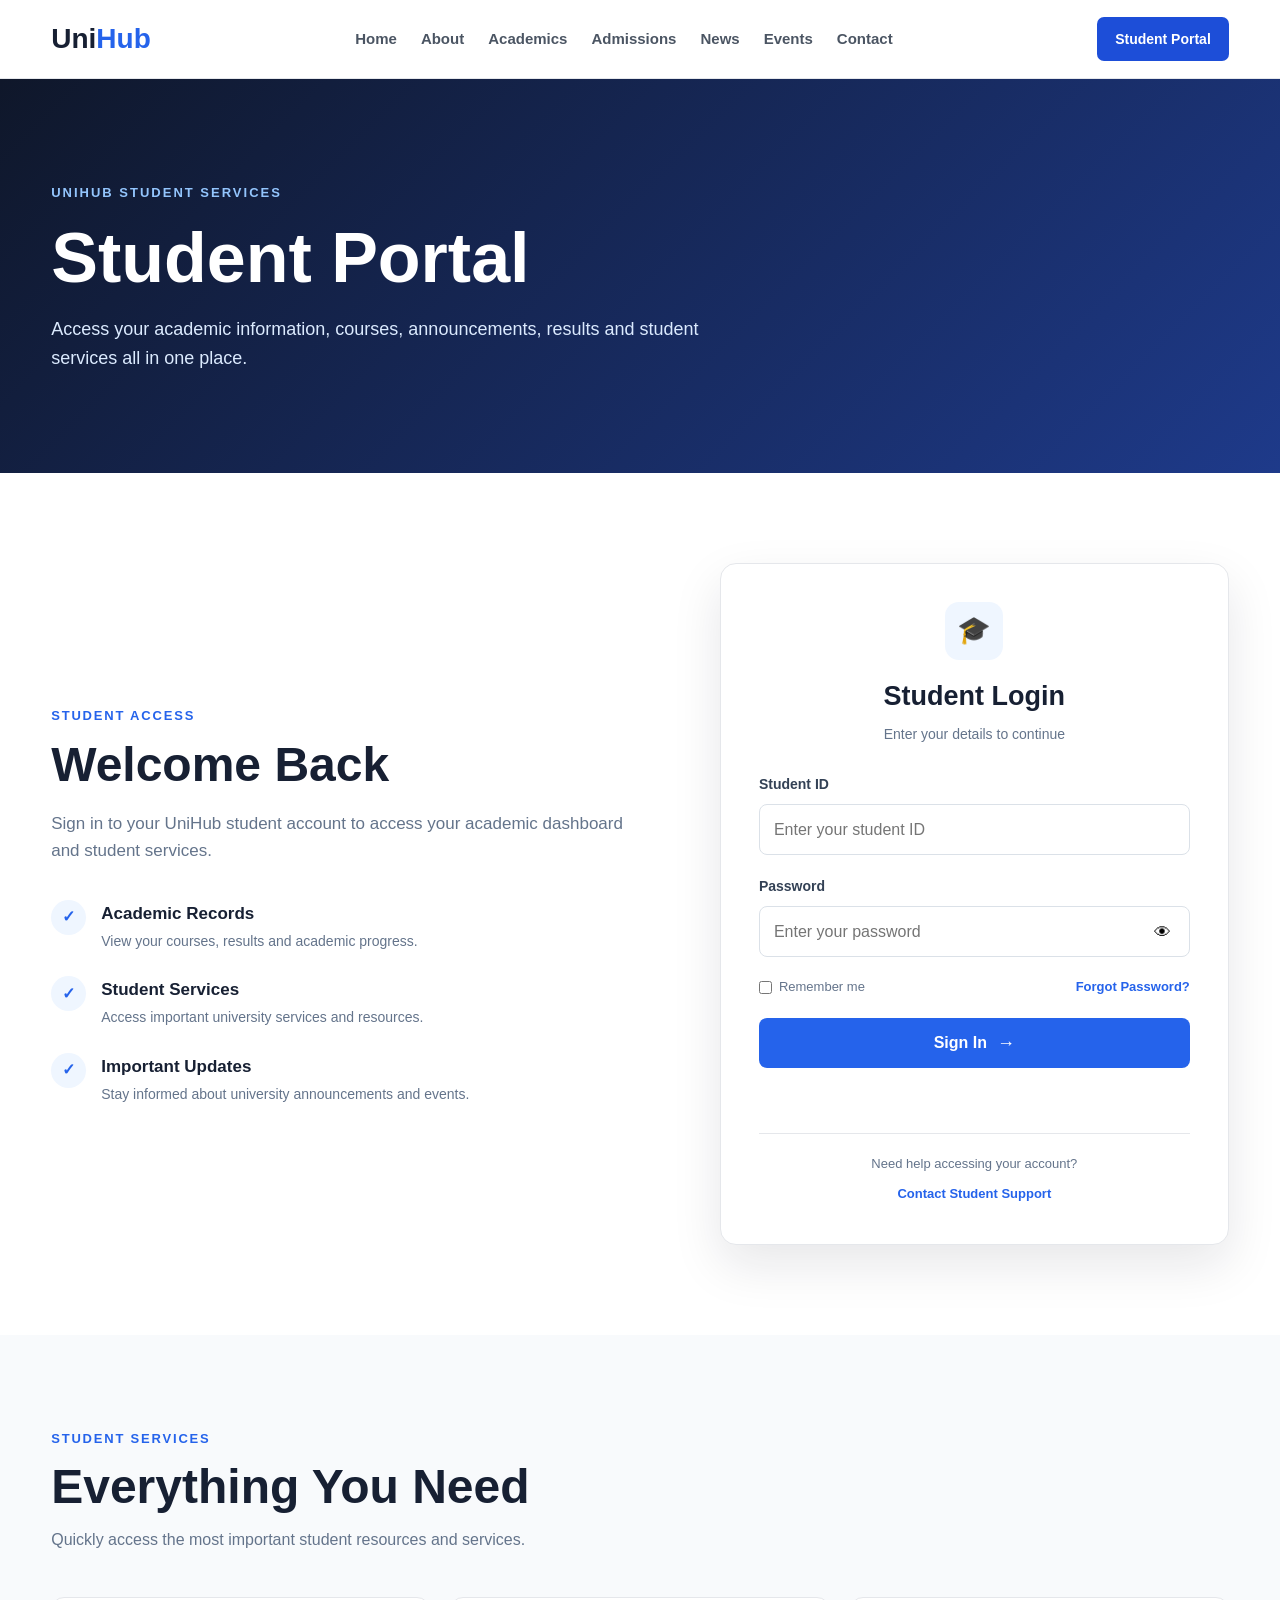
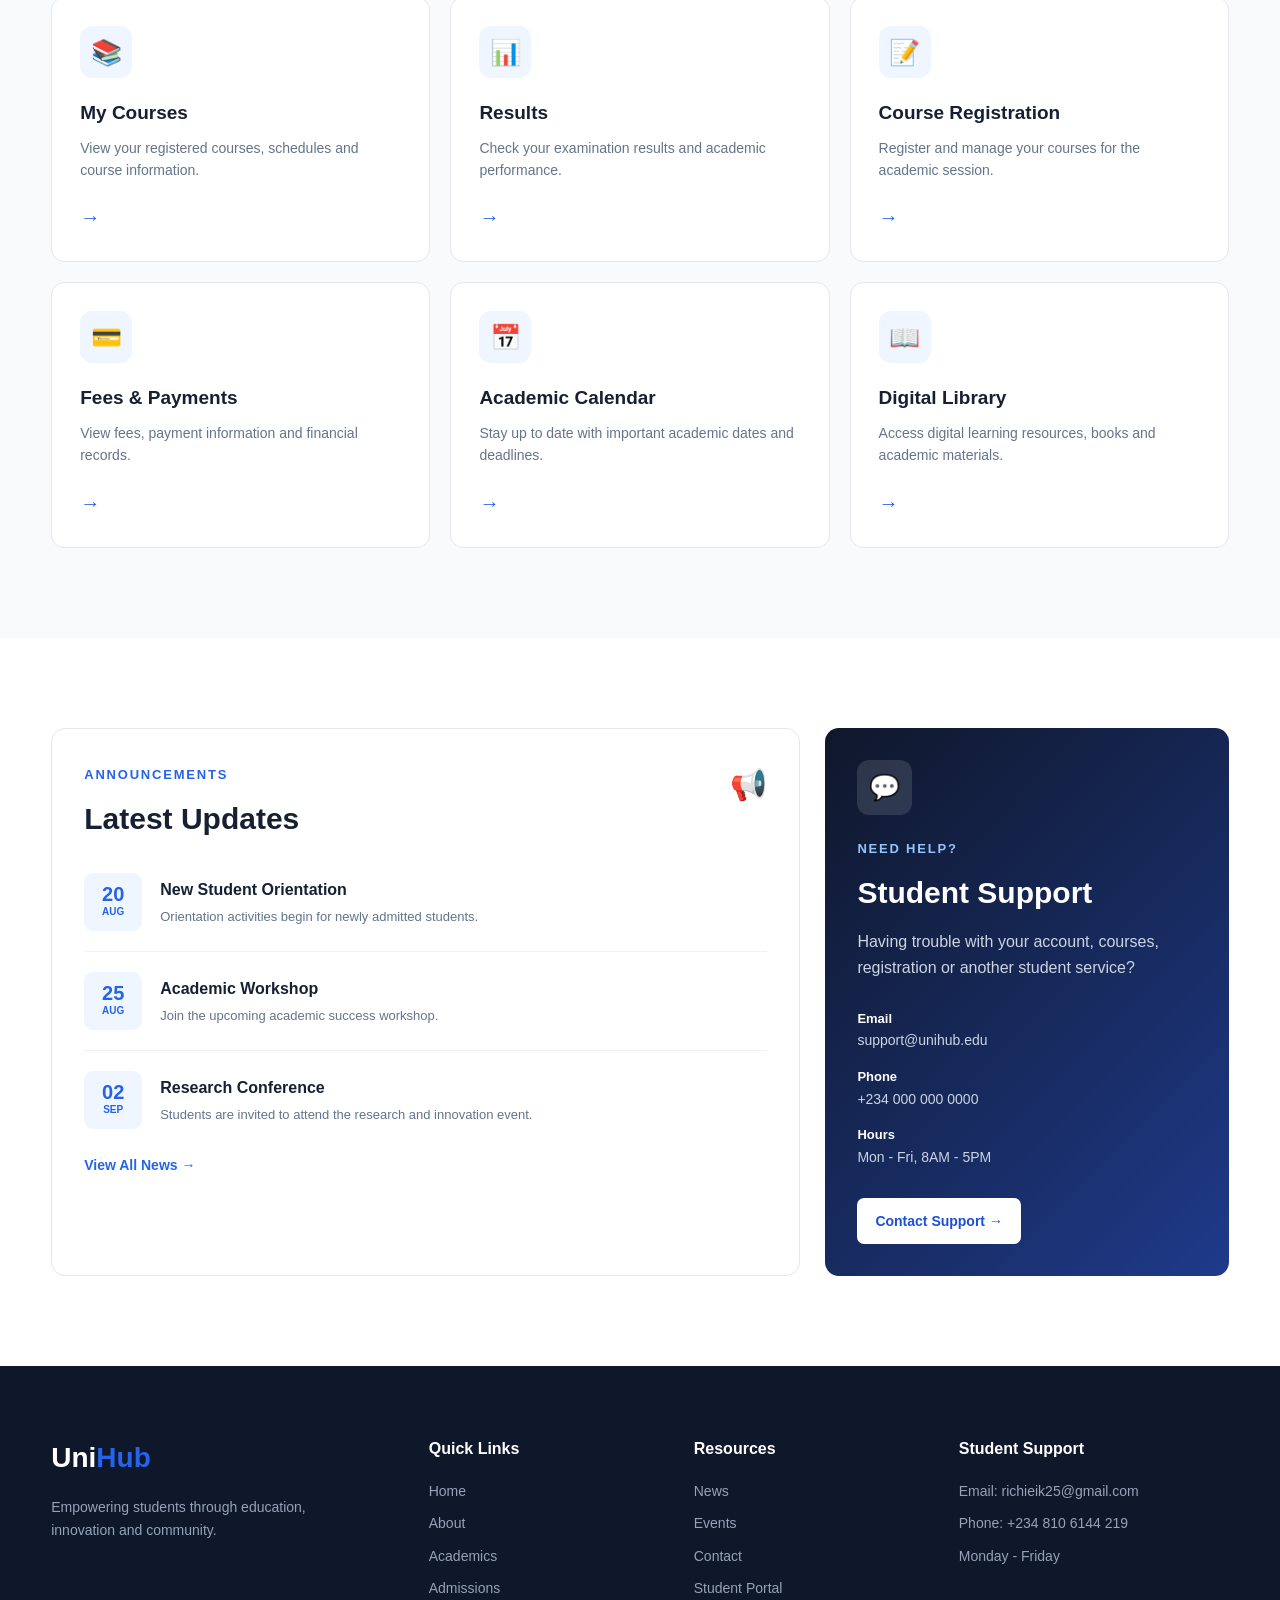
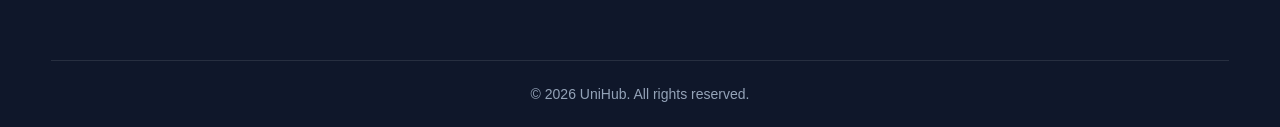
<file: studentportal.html>
<!DOCTYPE html>
<html lang="en">
<head>
    <meta charset="UTF-8">

    <meta
        name="viewport"
        content="width=device-width, initial-scale=1.0"
    >

    <title>Student Portal | UniHub</title>

    <link
        rel="stylesheet"
        href="studentportal.css"
    >
</head>

<body>

    <!-- =====================================================
         NAVBAR
         ===================================================== -->

    <header class="portal-header">

        <nav class="portal-navbar">

            <a
                href="index.html"
                class="portal-logo"
            >
                Uni<span>Hub</span>
            </a>

            <ul class="portal-nav-links">

                <li>
                    <a href="index.html">
                        Home
                    </a>
                </li>

                <li>
                    <a href="about.html">
                        About
                    </a>
                </li>

                <li>
                    <a href="academics.html">
                        Academics
                    </a>
                </li>

                <li>
                    <a href="admission.html">
                        Admissions
                    </a>
                </li>

                <li>
                    <a href="news.html">
                        News
                    </a>
                </li>

                <li>
                    <a href="events.html">
                        Events
                    </a>
                </li>

                <li>
                    <a href="contact.html">
                        Contact
                    </a>
                </li>

            </ul>

            <a
                href="studentportal.html"
                class="portal-button active"
            >
                Student Portal
            </a>

            <button
                class="portal-menu"
                type="button"
                aria-label="Open navigation menu"
                aria-expanded="false"
            >
                ☰
            </button>

        </nav>

    </header>


    <!-- =====================================================
         MOBILE NAVIGATION
         ===================================================== -->

    <div class="portal-mobile-menu">

        <a href="index.html">
            Home
        </a>

        <a href="about.html">
            About
        </a>

        <a href="academics.html">
            Academics
        </a>

        <a href="admission.html">
            Admissions
        </a>

        <a href="news.html">
            News
        </a>

        <a href="events.html">
            Events
        </a>

        <a href="contact.html">
            Contact
        </a>

        <a
            href="studentportal.html"
            class="mobile-portal-active"
        >
            Student Portal
        </a>

    </div>


    <!-- =====================================================
         HERO
         ===================================================== -->

    <section class="portal-hero">

        <div class="portal-container">

            <div class="portal-hero-content">

                <span class="portal-label">
                    UNIHUB STUDENT SERVICES
                </span>

                <h1>
                    Student Portal
                </h1>

                <p>
                    Access your academic information,
                    courses, announcements, results and
                    student services all in one place.
                </p>

            </div>

        </div>

    </section>


    <!-- =====================================================
         LOGIN SECTION
         ===================================================== -->

    <section class="portal-login-section">

        <div class="portal-container">

            <div class="portal-login-layout">

                <!-- LEFT SIDE -->

                <div class="portal-login-info">

                    <span class="portal-section-label">
                        STUDENT ACCESS
                    </span>

                    <h2>
                        Welcome Back
                    </h2>

                    <p>
                        Sign in to your UniHub student account
                        to access your academic dashboard and
                        student services.
                    </p>

                    <div class="portal-benefits">

                        <div class="portal-benefit">

                            <div class="benefit-icon">
                                ✓
                            </div>

                            <div>
                                <h3>
                                    Academic Records
                                </h3>

                                <p>
                                    View your courses,
                                    results and academic progress.
                                </p>
                            </div>

                        </div>


                        <div class="portal-benefit">

                            <div class="benefit-icon">
                                ✓
                            </div>

                            <div>
                                <h3>
                                    Student Services
                                </h3>

                                <p>
                                    Access important university
                                    services and resources.
                                </p>
                            </div>

                        </div>


                        <div class="portal-benefit">

                            <div class="benefit-icon">
                                ✓
                            </div>

                            <div>
                                <h3>
                                    Important Updates
                                </h3>

                                <p>
                                    Stay informed about university
                                    announcements and events.
                                </p>
                            </div>

                        </div>

                    </div>

                </div>


                <!-- LOGIN FORM -->

                <div class="portal-login-card">

                    <div class="login-card-header">

                        <div class="login-icon">
                            🎓
                        </div>

                        <h2>
                            Student Login
                        </h2>

                        <p>
                            Enter your details to continue
                        </p>

                    </div>


                    <form
                        class="portal-login-form"
                        id="portalLoginForm"
                    >

                        <div class="portal-form-group">

                            <label for="student-id">
                                Student ID
                            </label>

                            <input
                                type="text"
                                id="student-id"
                                name="student-id"
                                placeholder="Enter your student ID"
                                required
                            >

                        </div>


                        <div class="portal-form-group">

                            <label for="student-password">
                                Password
                            </label>

                            <div class="password-wrapper">

                                <input
                                    type="password"
                                    id="student-password"
                                    name="password"
                                    placeholder="Enter your password"
                                    required
                                >

                                <button
                                    type="button"
                                    class="password-toggle"
                                    id="passwordToggle"
                                    aria-label="Show password"
                                >
                                    👁
                                </button>

                            </div>

                        </div>


                        <div class="login-options">

                            <label class="remember-option">

                                <input
                                    type="checkbox"
                                    id="rememberStudent"
                                >

                                <span>
                                    Remember me
                                </span>

                            </label>

                            <a href="#">
                                Forgot Password?
                            </a>

                        </div>


                        <button
                            type="submit"
                            class="login-submit"
                        >
                            Sign In
                            <span>→</span>
                        </button>


                        <div
                            class="login-message"
                            id="loginMessage"
                        ></div>

                    </form>


                    <div class="login-help">

                        <p>
                            Need help accessing your account?
                        </p>

                        <a href="contact.html">
                            Contact Student Support
                        </a>

                    </div>

                </div>

            </div>

        </div>

    </section>


    <!-- =====================================================
         PORTAL FEATURES
         ===================================================== -->

    <section class="portal-features">

        <div class="portal-container">

            <div class="portal-section-heading">

                <span class="portal-section-label">
                    STUDENT SERVICES
                </span>

                <h2>
                    Everything You Need
                </h2>

                <p>
                    Quickly access the most important
                    student resources and services.
                </p>

            </div>


            <div class="portal-feature-grid">


                <!-- CARD 1 -->

                <a
                    href="#"
                    class="portal-feature-card"
                >

                    <div class="feature-icon">
                        📚
                    </div>

                    <div>

                        <h3>
                            My Courses
                        </h3>

                        <p>
                            View your registered courses,
                            schedules and course information.
                        </p>

                    </div>

                    <span class="feature-arrow">
                        →
                    </span>

                </a>


                <!-- CARD 2 -->

                <a
                    href="#"
                    class="portal-feature-card"
                >

                    <div class="feature-icon">
                        📊
                    </div>

                    <div>

                        <h3>
                            Results
                        </h3>

                        <p>
                            Check your examination results
                            and academic performance.
                        </p>

                    </div>

                    <span class="feature-arrow">
                        →
                    </span>

                </a>


                <!-- CARD 3 -->

                <a
                    href="#"
                    class="portal-feature-card"
                >

                    <div class="feature-icon">
                        📝
                    </div>

                    <div>

                        <h3>
                            Course Registration
                        </h3>

                        <p>
                            Register and manage your courses
                            for the academic session.
                        </p>

                    </div>

                    <span class="feature-arrow">
                        →
                    </span>

                </a>


                <!-- CARD 4 -->

                <a
                    href="#"
                    class="portal-feature-card"
                >

                    <div class="feature-icon">
                        💳
                    </div>

                    <div>

                        <h3>
                            Fees & Payments
                        </h3>

                        <p>
                            View fees, payment information
                            and financial records.
                        </p>

                    </div>

                    <span class="feature-arrow">
                        →
                    </span>

                </a>


                <!-- CARD 5 -->

                <a
                    href="#"
                    class="portal-feature-card"
                >

                    <div class="feature-icon">
                        📅
                    </div>

                    <div>

                        <h3>
                            Academic Calendar
                        </h3>

                        <p>
                            Stay up to date with important
                            academic dates and deadlines.
                        </p>

                    </div>

                    <span class="feature-arrow">
                        →
                    </span>

                </a>


                <!-- CARD 6 -->

                <a
                    href="#"
                    class="portal-feature-card"
                >

                    <div class="feature-icon">
                        📖
                    </div>

                    <div>

                        <h3>
                            Digital Library
                        </h3>

                        <p>
                            Access digital learning resources,
                            books and academic materials.
                        </p>

                    </div>

                    <span class="feature-arrow">
                        →
                    </span>

                </a>

            </div>

        </div>

    </section>


    <!-- =====================================================
         QUICK INFORMATION
         ===================================================== -->

    <section class="portal-information">

        <div class="portal-container">

            <div class="portal-information-grid">


                <!-- ANNOUNCEMENTS -->

                <div class="portal-info-card">

                    <div class="info-card-header">

                        <div>

                            <span class="portal-section-label">
                                ANNOUNCEMENTS
                            </span>

                            <h2>
                                Latest Updates
                            </h2>

                        </div>

                        <span class="info-header-icon">
                            📢
                        </span>

                    </div>


                    <div class="announcement-list">

                        <div class="announcement-item">

                            <div class="announcement-date">
                                <strong>
                                    20
                                </strong>

                                <span>
                                    AUG
                                </span>
                            </div>

                            <div>

                                <h3>
                                    New Student Orientation
                                </h3>

                                <p>
                                    Orientation activities begin
                                    for newly admitted students.
                                </p>

                            </div>

                        </div>


                        <div class="announcement-item">

                            <div class="announcement-date">
                                <strong>
                                    25
                                </strong>

                                <span>
                                    AUG
                                </span>
                            </div>

                            <div>

                                <h3>
                                    Academic Workshop
                                </h3>

                                <p>
                                    Join the upcoming academic
                                    success workshop.
                                </p>

                            </div>

                        </div>


                        <div class="announcement-item">

                            <div class="announcement-date">
                                <strong>
                                    02
                                </strong>

                                <span>
                                    SEP
                                </span>
                            </div>

                            <div>

                                <h3>
                                    Research Conference
                                </h3>

                                <p>
                                    Students are invited to attend
                                    the research and innovation event.
                                </p>

                            </div>

                        </div>

                    </div>


                    <a
                        href="news.html"
                        class="info-view-link"
                    >
                        View All News →
                    </a>

                </div>


                <!-- SUPPORT -->

                <div class="portal-info-card support-card">

                    <div class="support-icon">
                        💬
                    </div>

                    <span class="portal-section-label">
                        NEED HELP?
                    </span>

                    <h2>
                        Student Support
                    </h2>

                    <p>
                        Having trouble with your account,
                        courses, registration or another
                        student service?
                    </p>

                    <div class="support-details">

                        <div>
                            <strong>
                                Email
                            </strong>

                            <span>
                                support@unihub.edu
                            </span>
                        </div>

                        <div>
                            <strong>
                                Phone
                            </strong>

                            <span>
                                +234 000 000 0000
                            </span>
                        </div>

                        <div>
                            <strong>
                                Hours
                            </strong>

                            <span>
                                Mon - Fri, 8AM - 5PM
                            </span>
                        </div>

                    </div>

                    <a
                        href="contact.html"
                        class="support-button"
                    >
                        Contact Support →
                    </a>

                </div>

            </div>

        </div>

    </section>


    <!-- =====================================================
         FOOTER
         ===================================================== -->

    <footer class="portal-footer">

        <div class="portal-container">

            <div class="portal-footer-grid">


                <!-- ABOUT -->

                <div class="portal-footer-about">

                    <a
                        href="index.html"
                        class="portal-logo footer-logo"
                    >
                        Uni<span>Hub</span>
                    </a>

                    <p>
                        Empowering students through education,
                        innovation and community.
                    </p>

                </div>


                <!-- QUICK LINKS -->

                <div class="portal-footer-links">

                    <h3>
                        Quick Links
                    </h3>

                    <a href="index.html">
                        Home
                    </a>

                    <a href="about.html">
                        About
                    </a>

                    <a href="academics.html">
                        Academics
                    </a>

                    <a href="admission.html">
                        Admissions
                    </a>

                </div>


                <!-- RESOURCES -->

                <div class="portal-footer-links">

                    <h3>
                        Resources
                    </h3>

                    <a href="news.html">
                        News
                    </a>

                    <a href="events.html">
                        Events
                    </a>

                    <a href="contact.html">
                        Contact
                    </a>

                    <a href="studentportal.html">
                        Student Portal
                    </a>

                </div>


                <!-- CONTACT -->

                <div class="portal-footer-contact">

                    <h3>
                        Student Support
                    </h3>

                    <p>
                        Email: richieik25@gmail.com
                    </p>

                    <p>
                        Phone: +234 810 6144 219
                    </p>

                    <p>
                        Monday - Friday
                    </p>

                </div>

            </div>


            <div class="portal-footer-bottom">

                <p>
                    © 2026 UniHub. All rights reserved.
                </p>

            </div>

        </div>

    </footer>


    <!-- =====================================================
         JAVASCRIPT
         ===================================================== -->

    <script src="studentportal.js"></script>

</body>
</html>
</file>
<file: contact.css>
/* =========================================================
   UNIHUB CONTACT PAGE
   COMPLETE RESPONSIVE CSS
   ========================================================= */


/* ================= RESET ================= */

* {
    margin: 0;
    padding: 0;
    box-sizing: border-box;
}

html {
    scroll-behavior: smooth;
}

body {
    font-family: Arial, Helvetica, sans-serif;
    color: #172033;
    background: #ffffff;
    line-height: 1.6;
    overflow-x: hidden;
}

a {
    text-decoration: none;
    color: inherit;
}

button,
input,
select,
textarea {
    font: inherit;
}

img {
    max-width: 100%;
    display: block;
}


/* ================= CONTAINER ================= */

.contact-container {
    width: min(1180px, 92%);
    margin: 0 auto;
}


/* =========================================================
   NAVBAR
   ========================================================= */

.contact-header {
    width: 100%;
    background: #ffffff;
    border-bottom: 1px solid #e5e7eb;
    position: relative;
    z-index: 9999;
}

.contact-navbar {
    width: min(1180px, 92%);
    min-height: 78px;
    margin: 0 auto;

    display: flex;
    align-items: center;
    justify-content: space-between;

    gap: 25px;
}

.contact-logo {
    font-size: 28px;
    font-weight: 800;
    color: #172033;
    white-space: nowrap;
}

.contact-logo span {
    color: #2563eb;
}


/* ================= DESKTOP NAV ================= */

.contact-nav-links {
    display: flex;
    align-items: center;
    justify-content: center;

    gap: 24px;

    list-style: none;
}

.contact-nav-links li {
    list-style: none;
}

.contact-nav-links a {
    display: block;

    color: #4b5563;

    font-size: 15px;
    font-weight: 600;

    padding: 8px 0;

    transition: color 0.3s ease;
}

.contact-nav-links a:hover,
.contact-nav-links a.active {
    color: #2563eb;
}


/* ================= PORTAL ================= */

.contact-portal {
    display: inline-flex;

    align-items: center;
    justify-content: center;

    padding: 11px 18px;

    background: #2563eb;
    color: #ffffff;

    border-radius: 7px;

    font-size: 14px;
    font-weight: 700;

    white-space: nowrap;

    transition: background 0.3s ease;
}

.contact-portal:hover {
    background: #1d4ed8;
}


/* ================= MOBILE BUTTON ================= */

.contact-menu {
    display: none;

    width: 44px;
    height: 44px;

    border: none;
    border-radius: 8px;

    background: #f1f5f9;
    color: #172033;

    font-size: 24px;

    cursor: pointer;

    align-items: center;
    justify-content: center;
}


/* =========================================================
   HERO
   ========================================================= */

.contact-hero {
    background:
        linear-gradient(
            135deg,
            #0f172a,
            #1e3a8a
        );

    color: #ffffff;

    padding: 105px 0;
}

.contact-hero-content {
    max-width: 760px;
}

.contact-hero-content > span {
    display: inline-block;

    color: #93c5fd;

    font-size: 13px;
    font-weight: 800;

    letter-spacing: 2px;

    margin-bottom: 18px;
}

.contact-hero-content h1 {
    font-size: clamp(42px, 6vw, 68px);

    line-height: 1.05;

    margin-bottom: 22px;
}

.contact-hero-content p {
    max-width: 650px;

    color: #dbeafe;

    font-size: 18px;
}


/* =========================================================
   CONTACT MAIN SECTION
   ========================================================= */

.contact-section {
    padding: 95px 0;
}

.contact-layout {
    display: grid;

    grid-template-columns:
        minmax(0, 0.9fr)
        minmax(0, 1.1fr);

    gap: 70px;

    align-items: start;
}


/* ================= LEFT SIDE ================= */

.contact-info {
    min-width: 0;
}

.section-label {
    display: inline-block;

    color: #2563eb;

    font-size: 13px;
    font-weight: 800;

    letter-spacing: 1.8px;

    margin-bottom: 10px;
}

.contact-info h2,
.contact-form-heading h2,
.section-heading h2,
.location-content h2 {
    font-size: clamp(32px, 4vw, 48px);

    line-height: 1.15;

    margin-bottom: 15px;
}

.contact-intro {
    color: #64748b;

    margin-bottom: 35px;

    max-width: 550px;
}


/* ================= INFO CARDS ================= */

.contact-info-card {
    display: flex;

    align-items: flex-start;

    gap: 18px;

    padding: 20px 0;

    border-bottom: 1px solid #e5e7eb;
}

.contact-info-card:first-of-type {
    border-top: 1px solid #e5e7eb;
}

.contact-icon {
    flex: 0 0 50px;

    width: 50px;
    height: 50px;

    display: flex;

    align-items: center;
    justify-content: center;

    background: #eff6ff;

    border-radius: 10px;

    font-size: 22px;
}

.contact-info-card h3 {
    font-size: 18px;

    margin-bottom: 5px;
}

.contact-info-card p {
    color: #475569;

    font-size: 15px;

    margin-bottom: 2px;
}

.contact-info-card small {
    color: #64748b;

    font-size: 13px;
}


/* =========================================================
   CONTACT FORM
   ========================================================= */

.contact-form-wrapper {
    background: #ffffff;

    padding: 40px;

    border: 1px solid #e5e7eb;

    border-radius: 16px;

    box-shadow:
        0 15px 40px rgba(15, 23, 42, 0.07);
}

.contact-form-heading {
    margin-bottom: 30px;
}

.contact-form-heading p {
    color: #64748b;
}


/* ================= FORM ================= */

.contact-form {
    width: 100%;
}

.form-row {
    display: grid;

    grid-template-columns: 1fr 1fr;

    gap: 18px;
}

.form-group {
    display: flex;

    flex-direction: column;

    margin-bottom: 20px;
}

.form-group label {
    color: #172033;

    font-size: 14px;

    font-weight: 700;

    margin-bottom: 8px;
}

.form-group input,
.form-group select,
.form-group textarea {
    width: 100%;

    border: 1px solid #dbe1e8;

    border-radius: 8px;

    padding: 13px 14px;

    background: #ffffff;

    color: #172033;

    outline: none;

    transition:
        border-color 0.25s ease,
        box-shadow 0.25s ease;
}

.form-group input,
.form-group select {
    min-height: 48px;
}

.form-group textarea {
    min-height: 150px;

    resize: vertical;
}

.form-group input::placeholder,
.form-group textarea::placeholder {
    color: #94a3b8;
}

.form-group input:focus,
.form-group select:focus,
.form-group textarea:focus {
    border-color: #2563eb;

    box-shadow:
        0 0 0 3px rgba(37, 99, 235, 0.10);
}


/* ================= SUBMIT ================= */

.contact-submit {
    width: 100%;

    border: none;

    padding: 14px 20px;

    border-radius: 8px;

    background: #2563eb;

    color: #ffffff;

    font-size: 15px;

    font-weight: 700;

    cursor: pointer;

    transition:
        background 0.3s ease,
        transform 0.2s ease;
}

.contact-submit:hover {
    background: #1d4ed8;

    transform: translateY(-1px);
}

.contact-form-message {
    display: none;

    margin-top: 15px;

    padding: 12px;

    border-radius: 8px;

    font-size: 14px;

    text-align: center;
}

.contact-form-message.success {
    display: block;

    background: #ecfdf5;

    color: #047857;
}


/* =========================================================
   DEPARTMENTS
   ========================================================= */

.departments {
    padding: 95px 0;

    background: #f8fafc;
}

.section-heading {
    max-width: 700px;

    margin-bottom: 45px;
}

.section-heading p {
    color: #64748b;
}


/* ================= DEPARTMENT GRID ================= */

.department-grid {
    display: grid;

    grid-template-columns:
        repeat(4, 1fr);

    gap: 20px;
}

.department-card {
    background: #ffffff;

    padding: 30px 25px;

    border: 1px solid #e5e7eb;

    border-radius: 13px;

    transition:
        transform 0.3s ease,
        box-shadow 0.3s ease,
        border-color 0.3s ease;
}

.department-card:hover {
    transform: translateY(-5px);

    border-color: #bfdbfe;

    box-shadow:
        0 15px 35px rgba(15, 23, 42, 0.08);
}

.department-icon {
    width: 55px;
    height: 55px;

    display: flex;

    align-items: center;
    justify-content: center;

    background: #eff6ff;

    border-radius: 12px;

    font-size: 25px;

    margin-bottom: 20px;
}

.department-card h3 {
    font-size: 20px;

    margin-bottom: 10px;
}

.department-card p {
    color: #64748b;

    font-size: 14px;

    margin-bottom: 18px;
}

.department-card a {
    color: #2563eb;

    font-size: 14px;

    font-weight: 700;

    overflow-wrap: anywhere;
}

.department-card a:hover {
    text-decoration: underline;
}


/* =========================================================
   LOCATION
   ========================================================= */

.location-section {
    padding: 95px 0;
}

.location-card {
    display: grid;

    grid-template-columns:
        0.9fr 1.1fr;

    min-height: 430px;

    overflow: hidden;

    border-radius: 18px;

    background: #f8fafc;
}

.location-content {
    padding: 55px;
}

.location-content p {
    color: #64748b;

    max-width: 500px;
}

.location-details {
    margin: 25px 0;
}

.location-details p {
    color: #475569;

    margin-bottom: 10px;
}

.location-button {
    display: inline-flex;

    align-items: center;
    justify-content: center;

    padding: 13px 20px;

    background: #2563eb;

    color: #ffffff;

    border-radius: 8px;

    font-weight: 700;

    transition: background 0.3s ease;
}

.location-button:hover {
    background: #1d4ed8;
}


/* ================= MAP ================= */

.map-placeholder {
    min-height: 350px;

    display: flex;

    align-items: center;
    justify-content: center;

    text-align: center;

    background:
        linear-gradient(
            135deg,
            #dbeafe,
            #eff6ff
        );
}

.map-placeholder span {
    display: block;

    font-size: 65px;

    margin-bottom: 10px;
}

.map-placeholder p {
    color: #1d4ed8;

    font-weight: 800;

    font-size: 18px;
}

.map-placeholder small {
    color: #64748b;
}


/* =========================================================
   FAQ
   ========================================================= */

.contact-faq {
    padding: 95px 0;

    background: #f8fafc;
}

.faq-list {
    max-width: 900px;

    display: grid;

    gap: 12px;
}

.faq-item {
    background: #ffffff;

    border: 1px solid #e5e7eb;

    border-radius: 10px;

    overflow: hidden;
}

.faq-item summary {
    position: relative;

    cursor: pointer;

    padding: 20px 50px 20px 20px;

    color: #172033;

    font-size: 16px;

    font-weight: 700;

    list-style: none;
}

.faq-item summary::-webkit-details-marker {
    display: none;
}

.faq-item summary::after {
    content: "+";

    position: absolute;

    right: 20px;

    top: 50%;

    transform: translateY(-50%);

    color: #2563eb;

    font-size: 24px;

    font-weight: 400;
}

.faq-item[open] summary::after {
    content: "−";
}

.faq-item p {
    padding: 0 20px 20px;

    color: #64748b;

    font-size: 15px;
}


/* =========================================================
   FOOTER
   ========================================================= */

.contact-footer {
    padding: 70px 0 0;

    background: #0f172a;

    color: #ffffff;
}

.footer-grid {
    display: grid;

    grid-template-columns:
        1.5fr 1fr 1fr 1.2fr;

    gap: 40px;

    padding-bottom: 50px;
}

.footer-about p {
    max-width: 300px;

    margin-top: 15px;

    color: #94a3b8;
}

.footer-links,
.footer-contact {
    display: flex;

    flex-direction: column;
}

.footer-links h3,
.footer-contact h3 {
    margin-bottom: 18px;
}

.footer-links a,
.footer-contact p {
    color: #94a3b8;

    font-size: 14px;

    margin-bottom: 10px;
}

.footer-links a:hover {
    color: #ffffff;
}

.footer-bottom {
    padding: 22px 0;

    border-top:
        1px solid rgba(255, 255, 255, 0.1);

    text-align: center;

    color: #94a3b8;

    font-size: 14px;
}


/* =========================================================
   TABLET
   ========================================================= */

@media (max-width: 1050px) {

    .contact-nav-links {
        gap: 14px;
    }

    .contact-nav-links a {
        font-size: 14px;
    }

    .contact-portal {
        padding: 10px 13px;

        font-size: 13px;
    }

    .contact-layout {
        gap: 40px;
    }

    .department-grid {
        grid-template-columns:
            repeat(2, 1fr);
    }

    .footer-grid {
        grid-template-columns:
            repeat(2, 1fr);
    }

}


/* =========================================================
   MOBILE NAVIGATION
   ========================================================= */

@media (max-width: 800px) {

    .contact-navbar {
        min-height: 70px;

        position: relative;

        padding: 12px 0;
    }

    .contact-logo {
        font-size: 25px;
    }

    .contact-menu {
        display: flex;
    }


    /* Hide desktop navigation */

    .contact-nav-links {
        display: none;

        position: absolute;

        top: 70px;
        left: 0;

        width: 100%;

        padding: 10px 20px 20px;

        background: #ffffff;

        flex-direction: column;

        align-items: stretch;

        gap: 0;

        border-top:
            1px solid #e5e7eb;

        box-shadow:
            0 15px 30px rgba(0, 0, 0, 0.12);
    }


    /* Open menu */

    .contact-nav-links.show {
        display: flex;
    }

    .contact-nav-links li {
        width: 100%;
    }

    .contact-nav-links a {
        width: 100%;

        padding: 14px 8px;

        border-bottom:
            1px solid #f1f5f9;

        font-size: 16px;
    }


    /* Portal inside mobile menu */

    .contact-portal {
        display: none;
    }

    .contact-portal.show {
        display: flex;

        position: absolute;

        top: 100%;

        left: 20px;
        right: 20px;

        transform: translateY(
            calc(100% + 20px)
        );

        z-index: 10000;
    }


    /* Main content */

    .contact-layout {
        grid-template-columns: 1fr;

        gap: 50px;
    }

    .location-card {
        grid-template-columns: 1fr;
    }

    .map-placeholder {
        min-height: 300px;
    }

}


/* =========================================================
   SMALL PHONES
   ========================================================= */

@media (max-width: 600px) {

    .contact-container {
        width: 90%;
    }

    .contact-navbar {
        width: 90%;
    }

    .contact-hero {
        padding: 75px 0;
    }

    .contact-hero-content h1 {
        font-size: 40px;
    }

    .contact-hero-content p {
        font-size: 16px;
    }

    .contact-section,
    .departments,
    .location-section,
    .contact-faq {
        padding: 65px 0;
    }

    .contact-info h2,
    .contact-form-heading h2,
    .section-heading h2,
    .location-content h2 {
        font-size: 32px;
    }

    .contact-form-wrapper {
        padding: 25px 20px;

        border-radius: 12px;
    }

    .form-row {
        grid-template-columns: 1fr;

        gap: 0;
    }

    .department-grid {
        grid-template-columns: 1fr;
    }

    .location-content {
        padding: 35px 25px;
    }

    .map-placeholder {
        min-height: 260px;
    }

    .footer-grid {
        grid-template-columns: 1fr;

        gap: 35px;
    }

}


/* =========================================================
   VERY SMALL PHONES
   ========================================================= */

@media (max-width: 400px) {

    .contact-hero-content h1 {
        font-size: 34px;
    }

    .contact-info-card {
        gap: 12px;
    }

    .contact-icon {
        flex-basis: 45px;

        width: 45px;
        height: 45px;
    }

    .contact-form-wrapper {
        padding: 22px 16px;
    }

    .location-content {
        padding: 30px 20px;
    }

}
</file>
<file: events.css>
/* =========================================================
   UNIHUB EVENTS
   COMPLETE RESPONSIVE CSS
   ========================================================= */

* {
    margin: 0;
    padding: 0;
    box-sizing: border-box;
}

html {
    scroll-behavior: smooth;
}

body {
    font-family: Arial, Helvetica, sans-serif;
    color: #172033;
    background: #ffffff;
    line-height: 1.6;
    overflow-x: hidden;
}

a {
    text-decoration: none;
    color: inherit;
}

button,
input,
textarea,
select {
    font: inherit;
}

.events-container {
    width: min(1180px, 92%);
    margin: 0 auto;
}


/* =========================================================
   NAVBAR
   ========================================================= */

.events-header {
    width: 100%;
    background: #ffffff;
    border-bottom: 1px solid #e9edf3;

    position: relative;
    z-index: 9999;
}

.events-navbar {
    width: min(1180px, 92%);
    min-height: 78px;

    margin: 0 auto;

    display: flex;
    align-items: center;
    justify-content: space-between;

    gap: 25px;
}

.events-logo {
    font-size: 28px;
    font-weight: 800;

    color: #172033;

    white-space: nowrap;
}

.events-logo span {
    color: #2563eb;
}


/* =========================================================
   DESKTOP NAVIGATION
   ========================================================= */

.events-mobile-menu {
    display: flex;
    align-items: center;
    gap: 25px;
}

.events-nav-links {
    display: flex;
    align-items: center;
    gap: 25px;

    list-style: none;
}

.events-nav-links li {
    list-style: none;
}

.events-nav-links a {
    display: block;

    color: #4b5563;

    font-size: 15px;
    font-weight: 600;

    padding: 8px 0;

    transition: 0.3s ease;
}

.events-nav-links a:hover,
.events-nav-links a.active {
    color: #2563eb;
}


/* =========================================================
   STUDENT PORTAL
   ========================================================= */

.events-portal {
    display: inline-flex;

    align-items: center;
    justify-content: center;

    padding: 11px 18px;

    background: #2563eb;
    color: #ffffff;

    border-radius: 7px;

    font-size: 14px;
    font-weight: 700;

    white-space: nowrap;

    transition: 0.3s ease;
}

.events-portal:hover {
    background: #1d4ed8;
}


/* =========================================================
   HAMBURGER
   ========================================================= */

.events-menu {
    display: none;

    width: 44px;
    height: 44px;

    border: none;
    border-radius: 8px;

    background: #f1f5f9;
    color: #172033;

    font-size: 25px;

    cursor: pointer;

    align-items: center;
    justify-content: center;
}


/* =========================================================
   HERO
   ========================================================= */

.events-hero {
    background:
        linear-gradient(
            135deg,
            #0f172a,
            #1e3a8a
        );

    color: #ffffff;

    padding: 110px 0;
}

.events-hero-content {
    max-width: 760px;
}

.events-hero-content > span {
    display: inline-block;

    color: #93c5fd;

    font-size: 13px;
    font-weight: 800;

    letter-spacing: 2px;

    margin-bottom: 18px;
}

.events-hero-content h1 {
    font-size: clamp(42px, 6vw, 72px);

    line-height: 1.05;

    margin-bottom: 24px;
}

.events-hero-content p {
    max-width: 650px;

    color: #dbeafe;

    font-size: 18px;
}

.hero-buttons {
    display: flex;

    gap: 14px;

    margin-top: 32px;
}

.hero-primary-btn,
.hero-secondary-btn {
    display: inline-flex;

    align-items: center;
    justify-content: center;

    padding: 13px 22px;

    border-radius: 7px;

    font-weight: 700;
}

.hero-primary-btn {
    background: #ffffff;
    color: #1d4ed8;
}

.hero-secondary-btn {
    border: 1px solid rgba(255,255,255,0.5);

    color: #ffffff;
}


/* =========================================================
   SECTIONS
   ========================================================= */

.upcoming-events,
.event-categories,
.event-calendar {
    padding: 90px 0;
}

.featured-event {
    padding: 90px 0;

    background: #f8fafc;
}

.events-section-heading {
    max-width: 700px;

    margin-bottom: 45px;
}

.section-label {
    display: inline-block;

    color: #2563eb;

    font-size: 13px;
    font-weight: 800;

    letter-spacing: 1.8px;

    margin-bottom: 10px;
}

.events-section-heading h2 {
    font-size: clamp(32px, 4vw, 48px);

    line-height: 1.15;

    margin-bottom: 14px;
}

.events-section-heading p {
    color: #64748b;
}


/* =========================================================
   EVENT GRID
   ========================================================= */

.events-grid {
    display: grid;

    grid-template-columns: repeat(3, 1fr);

    gap: 25px;
}

.event-card {
    background: #ffffff;

    border: 1px solid #e5e7eb;

    border-radius: 14px;

    overflow: hidden;

    box-shadow:
        0 10px 30px rgba(15, 23, 42, 0.06);

    transition:
        transform 0.3s ease,
        box-shadow 0.3s ease;
}

.event-card:hover {
    transform: translateY(-5px);

    box-shadow:
        0 18px 40px rgba(15, 23, 42, 0.10);
}

.event-image {
    min-height: 190px;

    display: flex;

    align-items: center;
    justify-content: center;

    background: #eff6ff;

    font-size: 65px;
}

.event-card-content {
    padding: 25px;
}

.event-category {
    display: inline-block;

    color: #2563eb;

    font-size: 12px;
    font-weight: 800;

    letter-spacing: 1px;

    margin-bottom: 10px;
}

.event-card-content h3 {
    font-size: 22px;

    line-height: 1.25;

    margin-bottom: 12px;
}

.event-card-content > p {
    color: #64748b;

    margin-bottom: 20px;
}

.event-details {
    display: grid;

    gap: 8px;

    color: #475569;

    font-size: 14px;

    padding: 16px 0;

    border-top: 1px solid #e5e7eb;
    border-bottom: 1px solid #e5e7eb;
}

.event-btn {
    display: inline-block;

    margin-top: 20px;

    color: #2563eb;

    font-weight: 700;
}


/* =========================================================
   FEATURED EVENT
   ========================================================= */

.featured-event-wrapper {
    display: grid;

    grid-template-columns: 1.2fr 0.8fr;

    gap: 50px;

    align-items: center;
}

.featured-event-content h2 {
    font-size: clamp(34px, 5vw, 55px);

    line-height: 1.1;

    margin-bottom: 20px;
}

.featured-event-content > p {
    color: #64748b;

    max-width: 600px;

    font-size: 17px;
}

.featured-info {
    display: grid;

    gap: 16px;

    margin: 30px 0;
}

.featured-info div {
    display: flex;
    flex-direction: column;
}

.featured-info strong {
    color: #172033;
}

.featured-info span {
    color: #64748b;
}

.featured-btn {
    display: inline-block;

    padding: 13px 22px;

    background: #2563eb;
    color: #ffffff;

    border-radius: 7px;

    font-weight: 700;
}

.featured-event-visual {
    min-height: 350px;

    display: flex;

    flex-direction: column;

    align-items: center;
    justify-content: center;

    background:
        linear-gradient(
            135deg,
            #dbeafe,
            #eff6ff
        );

    border-radius: 18px;

    text-align: center;
}

.visual-icon {
    font-size: 100px;

    margin-bottom: 15px;
}

.featured-event-visual span {
    color: #1d4ed8;

    font-weight: 800;

    letter-spacing: 2px;

    font-size: 13px;
}


/* =========================================================
   CATEGORIES
   ========================================================= */

.categories-grid {
    display: grid;

    grid-template-columns: repeat(4, 1fr);

    gap: 20px;
}

.category-card {
    padding: 30px 25px;

    border: 1px solid #e5e7eb;

    border-radius: 12px;

    transition: 0.3s ease;
}

.category-card:hover {
    transform: translateY(-4px);

    border-color: #bfdbfe;
}

.category-icon {
    font-size: 40px;

    margin-bottom: 15px;
}

.category-card h3 {
    margin-bottom: 8px;
}

.category-card p {
    color: #64748b;

    font-size: 14px;
}


/* =========================================================
   CALENDAR
   ========================================================= */

.calendar-list {
    display: grid;

    gap: 15px;
}

.calendar-item {
    display: grid;

    grid-template-columns: 80px 1fr auto;

    align-items: center;

    gap: 25px;

    padding: 20px;

    border: 1px solid #e5e7eb;

    border-radius: 12px;
}

.calendar-date {
    width: 70px;
    height: 70px;

    display: flex;

    flex-direction: column;

    align-items: center;
    justify-content: center;

    background: #eff6ff;

    color: #2563eb;

    border-radius: 10px;
}

.calendar-date strong {
    font-size: 25px;

    line-height: 1;
}

.calendar-date span {
    font-size: 12px;

    font-weight: 800;
}

.calendar-info h3 {
    margin-bottom: 5px;
}

.calendar-info p {
    color: #64748b;
}

.calendar-item > a {
    color: #2563eb;

    font-weight: 700;
}


/* =========================================================
   FOOTER
   ========================================================= */

.events-footer {
    background: #0f172a;

    color: #ffffff;

    padding: 70px 0 0;
}

.footer-grid {
    display: grid;

    grid-template-columns:
        1.5fr 1fr 1fr 1.2fr;

    gap: 40px;

    padding-bottom: 50px;
}

.footer-about p {
    color: #94a3b8;

    max-width: 300px;

    margin-top: 15px;
}

.footer-links,
.footer-contact {
    display: flex;

    flex-direction: column;
}

.footer-links h3,
.footer-contact h3 {
    margin-bottom: 18px;
}

.footer-links a,
.footer-contact p {
    color: #94a3b8;

    margin-bottom: 10px;

    font-size: 14px;
}

.footer-links a:hover {
    color: #ffffff;
}

.footer-bottom {
    padding: 22px 0;

    border-top:
        1px solid rgba(255,255,255,0.1);

    text-align: center;

    color: #94a3b8;

    font-size: 14px;
}


/* =========================================================
   TABLET
   ========================================================= */

@media (max-width: 1050px) {

    .events-nav-links {
        gap: 15px;
    }

    .events-nav-links a {
        font-size: 14px;
    }

    .events-portal {
        padding: 10px 13px;

        font-size: 13px;
    }

    .events-grid {
        grid-template-columns: repeat(2, 1fr);
    }

    .categories-grid {
        grid-template-columns: repeat(2, 1fr);
    }

    .footer-grid {
        grid-template-columns: repeat(2, 1fr);
    }
}


/* =========================================================
   MOBILE NAVBAR
   ========================================================= */

@media (max-width: 800px) {

    .events-navbar {
        width: 90%;

        min-height: 70px;

        position: relative;
    }


    /* SHOW HAMBURGER */

    .events-menu {
        display: flex;
    }


    /* HIDE MOBILE MENU BY DEFAULT */

    .events-mobile-menu {
        display: none;

        position: absolute;

        top: 70px;
        left: 0;

        width: 100%;

        background: #ffffff;

        flex-direction: column;

        align-items: stretch;

        gap: 0;

        padding: 10px 20px 20px;

        border-top:
            1px solid #e5e7eb;

        box-shadow:
            0 15px 30px rgba(0,0,0,0.12);
    }


    /* OPEN MOBILE MENU */

    .events-mobile-menu.active {
        display: flex;
    }


    /* MOBILE LINKS */

    .events-mobile-menu .events-nav-links {
        display: flex;

        flex-direction: column;

        align-items: stretch;

        width: 100%;

        gap: 0;

        list-style: none;
    }

    .events-mobile-menu .events-nav-links li {
        width: 100%;
    }

    .events-mobile-menu .events-nav-links a {
        display: block;

        width: 100%;

        padding: 14px 5px;

        border-bottom:
            1px solid #f1f5f9;

        font-size: 16px;
    }


    /* MOBILE PORTAL */

    .events-mobile-menu .events-portal {
        display: flex;

        width: 100%;

        margin-top: 15px;

        padding: 13px;
    }


    /* EVENT CONTENT */

    .events-grid {
        grid-template-columns: 1fr;
    }

    .featured-event-wrapper {
        grid-template-columns: 1fr;
    }
}


/* =========================================================
   SMALL PHONES
   ========================================================= */

@media (max-width: 600px) {

    .events-container {
        width: 90%;
    }

    .events-hero {
        padding: 75px 0;
    }

    .events-hero-content h1 {
        font-size: 40px;
    }

    .events-hero-content p {
        font-size: 16px;
    }

    .hero-buttons {
        flex-direction: column;

        align-items: stretch;
    }

    .hero-primary-btn,
    .hero-secondary-btn {
        width: 100%;
    }

    .upcoming-events,
    .event-categories,
    .event-calendar,
    .featured-event {
        padding: 65px 0;
    }

    .events-section-heading h2 {
        font-size: 32px;
    }

    .event-image {
        min-height: 160px;
    }

    .featured-event-visual {
        min-height: 260px;
    }

    .visual-icon {
        font-size: 75px;
    }

    .categories-grid {
        grid-template-columns: 1fr;
    }

    .calendar-item {
        grid-template-columns: 60px 1fr;

        gap: 15px;
    }

    .calendar-date {
        width: 60px;
        height: 60px;
    }

    .calendar-item > a {
        grid-column: 2;
    }

    .footer-grid {
        grid-template-columns: 1fr;
    }
}


/* =========================================================
   VERY SMALL PHONES
   ========================================================= */

@media (max-width: 400px) {

    .events-logo {
        font-size: 25px;
    }

    .events-hero-content h1 {
        font-size: 34px;
    }

    .event-card-content {
        padding: 20px;
    }

    .featured-event-content h2 {
        font-size: 32px;
    }
}
</file>
<file: news.css>
/* =========================================
   UNIHUB NEWS
   COMPLETE RESPONSIVE CSS
========================================= */

* {
    margin: 0;
    padding: 0;
    box-sizing: border-box;
}

html {
    scroll-behavior: smooth;
}

body {
    font-family: Arial, Helvetica, sans-serif;
    background: #f7f9fc;
    color: #172033;
    line-height: 1.6;
    overflow-x: hidden;
}

a {
    text-decoration: none;
    color: inherit;
}

button,
input {
    font-family: inherit;
}

.news-container {
    width: 90%;
    max-width: 1180px;
    margin: auto;
}


/* =========================================
   NAVBAR
========================================= */

.news-header {
    position: sticky;
    top: 0;
    z-index: 9999;

    background: #ffffff;

    border-bottom: 1px solid #e5e7eb;

    box-shadow: 0 2px 10px rgba(0, 0, 0, 0.03);
}

.news-navbar {
    width: 90%;
    max-width: 1180px;

    min-height: 78px;

    margin: auto;

    display: flex;
    align-items: center;
    justify-content: space-between;
}


/* LOGO */

.news-logo {
    color: #111827;

    font-size: 29px;
    font-weight: 800;

    letter-spacing: -1.5px;

    white-space: nowrap;
}

.news-logo span {
    color: #2563eb;
}


/* NAVIGATION */

.news-nav-menu {
    display: flex;
    align-items: center;

    gap: 30px;
}

.news-nav-links {
    display: flex;
    align-items: center;

    gap: 24px;

    list-style: none;
}

.news-nav-links a {
    position: relative;

    display: block;

    padding: 10px 0;

    color: #475467;

    font-size: 14px;
    font-weight: 600;

    transition: 0.3s ease;
}

.news-nav-links a:hover,
.news-nav-links a.active {
    color: #2563eb;
}

.news-nav-links a::after {
    content: "";

    position: absolute;

    left: 50%;
    bottom: 2px;

    width: 0;
    height: 2px;

    background: #2563eb;

    transform: translateX(-50%);

    transition: 0.3s ease;
}

.news-nav-links a:hover::after,
.news-nav-links a.active::after {
    width: 100%;
}


/* STUDENT PORTAL */

.news-portal {
    display: flex;
    align-items: center;
    justify-content: center;

    padding: 12px 20px;

    background: #2563eb;

    color: #ffffff;

    border-radius: 8px;

    font-size: 13px;
    font-weight: 700;

    white-space: nowrap;

    transition: 0.3s ease;
}

.news-portal:hover {
    background: #1d4ed8;

    transform: translateY(-2px);
}


/* =========================================
   MOBILE MENU BUTTON
========================================= */

.news-menu {
    display: none;

    width: 44px;
    height: 44px;

    border: none;

    background: transparent;

    cursor: pointer;

    align-items: center;
    justify-content: center;

    flex-direction: column;

    gap: 5px;
}

.news-menu span {
    display: block;

    width: 25px;
    height: 2px;

    background: #111827;

    border-radius: 10px;

    transition: 0.3s ease;
}


/* =========================================
   HERO
========================================= */

.news-hero {
    min-height: 420px;

    display: flex;
    align-items: center;

    background:
        linear-gradient(
            120deg,
            #0b1f42,
            #1d4ed8
        );

    color: #ffffff;
}

.news-hero-content {
    max-width: 700px;
}

.news-hero-content > span {
    display: inline-block;

    margin-bottom: 15px;

    color: #bfdbfe;

    font-size: 12px;
    font-weight: 800;

    letter-spacing: 2px;
}

.news-hero h1 {
    margin-bottom: 20px;

    font-size: clamp(42px, 6vw, 64px);

    line-height: 1.05;

    letter-spacing: -2px;
}

.news-hero p {
    max-width: 650px;

    color: #dbeafe;

    font-size: 16px;
}


/* =========================================
   SECTION HEADINGS
========================================= */

.news-section-heading {
    max-width: 700px;

    margin: 0 auto 50px;

    text-align: center;
}

.section-label {
    display: inline-block;

    margin-bottom: 14px;

    color: #2563eb;

    font-size: 12px;
    font-weight: 800;

    letter-spacing: 2px;
}

.news-section-heading h2 {
    margin-bottom: 15px;

    color: #101828;

    font-size: clamp(30px, 4vw, 45px);

    line-height: 1.15;
}

.news-section-heading p {
    color: #667085;

    font-size: 15px;
}


/* =========================================
   FEATURED NEWS
========================================= */

.featured-news {
    padding: 100px 0;

    background: #ffffff;
}

.featured-card {
    display: grid;

    grid-template-columns: 1fr 1fr;

    min-height: 390px;

    overflow: hidden;

    background: #ffffff;

    border: 1px solid #e4e9f1;

    border-radius: 18px;

    box-shadow:
        0 15px 35px rgba(16, 24, 40, 0.06);
}

.featured-image {
    min-height: 390px;

    display: flex;

    align-items: center;
    justify-content: center;

    background:
        linear-gradient(
            135deg,
            #173b78,
            #2563eb
        );
}

.image-placeholder {
    font-size: 100px;
}

.featured-content {
    padding: 45px;

    display: flex;

    flex-direction: column;

    justify-content: center;
}

.news-category {
    display: inline-block;

    margin-bottom: 12px;

    color: #2563eb;

    font-size: 11px;
    font-weight: 800;

    letter-spacing: 1.5px;
}

.featured-content h3 {
    margin-bottom: 12px;

    color: #101828;

    font-size: 32px;

    line-height: 1.2;
}

.news-date {
    margin-bottom: 15px;

    color: #98a2b3;

    font-size: 12px;
    font-weight: 600;
}

.featured-content > p:not(.news-date) {
    margin-bottom: 22px;

    color: #667085;

    font-size: 14px;
}

.read-more {
    color: #2563eb;

    font-size: 13px;
    font-weight: 800;
}


/* =========================================
   NEWS LIST
========================================= */

.news-list {
    padding: 100px 0;

    background: #f7f9fc;
}

.news-grid {
    display: grid;

    grid-template-columns: repeat(3, 1fr);

    gap: 25px;
}

.news-card {
    overflow: hidden;

    background: #ffffff;

    border: 1px solid #e4e9f1;

    border-radius: 14px;

    transition: 0.3s ease;
}

.news-card:hover {
    transform: translateY(-7px);

    box-shadow:
        0 20px 40px rgba(16, 24, 40, 0.09);
}

.news-card-image {
    height: 210px;

    display: flex;

    align-items: center;
    justify-content: center;

    background:
        linear-gradient(
            135deg,
            #2563eb,
            #60a5fa
        );

    font-size: 65px;
}

.news-card-content {
    padding: 25px;
}

.news-card-content h3 {
    margin-bottom: 10px;

    color: #101828;

    font-size: 19px;

    line-height: 1.3;
}

.news-card-content p:not(.news-date) {
    margin-bottom: 18px;

    color: #667085;

    font-size: 13px;
}

.news-card-content > a {
    color: #2563eb;

    font-size: 13px;
    font-weight: 800;
}


/* =========================================
   EVENTS
========================================= */

.news-events {
    padding: 100px 0;

    background: #ffffff;
}

.events-grid {
    display: grid;

    grid-template-columns: repeat(3, 1fr);

    gap: 25px;
}

.event-card {
    display: flex;

    gap: 20px;

    padding: 25px;

    background: #f8fafc;

    border: 1px solid #e4e9f1;

    border-radius: 12px;

    transition: 0.3s ease;
}

.event-card:hover {
    transform: translateY(-5px);

    border-color: #bfdbfe;
}

.event-date {
    min-width: 65px;
    height: 75px;

    display: flex;

    flex-direction: column;

    align-items: center;
    justify-content: center;

    background: #2563eb;

    color: #ffffff;

    border-radius: 9px;
}

.event-date strong {
    font-size: 25px;

    line-height: 1;
}

.event-date span {
    font-size: 10px;

    font-weight: 800;

    letter-spacing: 1px;
}

.event-info h3 {
    margin-bottom: 7px;

    color: #101828;

    font-size: 17px;

    line-height: 1.3;
}

.event-info p {
    margin-bottom: 10px;

    color: #667085;

    font-size: 12px;
}

.event-info > span {
    color: #2563eb;

    font-size: 11px;

    font-weight: 700;
}


/* =========================================
   NEWSLETTER
========================================= */

.newsletter {
    padding: 80px 0;

    background: #f7f9fc;
}

.newsletter-content {
    display: flex;

    align-items: center;
    justify-content: space-between;

    gap: 40px;

    padding: 45px;

    background: #eff6ff;

    border-radius: 18px;
}

.newsletter-content h2 {
    margin-bottom: 8px;

    color: #101828;

    font-size: 30px;
}

.newsletter-content p {
    color: #667085;

    font-size: 14px;
}

.newsletter-form {
    display: flex;

    width: 100%;
    max-width: 450px;
}

.newsletter-form input {
    flex: 1;

    min-width: 0;

    padding: 14px 16px;

    border: 1px solid #d0d5dd;

    border-radius: 8px 0 0 8px;

    outline: none;

    font-size: 13px;
}

.newsletter-form button {
    padding: 14px 20px;

    border: none;

    border-radius: 0 8px 8px 0;

    background: #2563eb;

    color: #ffffff;

    cursor: pointer;

    font-size: 13px;
    font-weight: 700;
}


/* =========================================
   FOOTER
========================================= */

.news-footer {
    background: #0b1220;

    color: #ffffff;
}

.footer-grid {
    display: grid;

    grid-template-columns: 2fr 1fr 1fr 1.5fr;

    gap: 45px;

    padding-top: 75px;
    padding-bottom: 65px;
}

.footer-about p {
    max-width: 330px;

    margin-top: 18px;

    color: #98a2b3;

    font-size: 13px;
}

.footer-links h3,
.footer-contact h3 {
    margin-bottom: 18px;

    font-size: 14px;
}

.footer-links {
    display: flex;

    flex-direction: column;

    gap: 11px;
}

.footer-links a {
    color: #98a2b3;

    font-size: 13px;

    transition: 0.3s ease;
}

.footer-links a:hover {
    color: #ffffff;
}

.footer-contact p {
    margin-bottom: 12px;

    color: #98a2b3;

    font-size: 13px;
}

.footer-bottom {
    padding: 22px;

    border-top: 1px solid rgba(255,255,255,0.08);

    text-align: center;
}

.footer-bottom p {
    color: #667085;

    font-size: 12px;
}


/* =========================================
   TABLET
========================================= */

@media (max-width: 1050px) {

    .news-nav-links {
        gap: 15px;
    }

    .news-nav-links a {
        font-size: 13px;
    }

    .news-grid {
        grid-template-columns: repeat(2, 1fr);
    }

    .events-grid {
        grid-template-columns: 1fr;
    }

    .footer-grid {
        grid-template-columns: repeat(2, 1fr);
    }
}


/* =========================================
   MOBILE NAVBAR
========================================= */

@media (max-width: 850px) {

    .news-navbar {
        min-height: 70px;
    }


    /* SHOW MENU BUTTON */

    .news-menu {
        display: flex;
    }


    /* MOBILE MENU */

    .news-nav-menu {
        position: absolute;

        top: 70px;
        left: 0;

        width: 100%;

        padding: 15px 20px 22px;

        display: flex;

        flex-direction: column;

        gap: 0;

        background: #ffffff;

        border-top: 1px solid #e5e7eb;

        border-bottom: 1px solid #e5e7eb;

        box-shadow:
            0 18px 35px rgba(16, 24, 40, 0.12);

        opacity: 0;

        visibility: hidden;

        pointer-events: none;

        transform: translateY(-15px);

        transition:
            opacity 0.3s ease,
            transform 0.3s ease,
            visibility 0.3s ease;
    }


    /* OPEN */

    .news-nav-menu.active {
        opacity: 1;

        visibility: visible;

        pointer-events: auto;

        transform: translateY(0);
    }


    /* LINKS */

    .news-nav-links {
        width: 100%;

        display: flex;

        flex-direction: column;

        align-items: stretch;

        gap: 0;
    }

    .news-nav-links li {
        width: 100%;
    }

    .news-nav-links a {
        width: 100%;

        padding: 14px 8px;

        border-bottom: 1px solid #eef0f3;

        font-size: 15px;
    }

    .news-nav-links a::after {
        display: none;
    }

    .news-nav-links a:hover,
    .news-nav-links a.active {
        padding-left: 15px;

        background: #f8fafc;

        border-radius: 7px;
    }


    /* PORTAL */

    .news-portal {
        width: 100%;

        margin-top: 15px;

        padding: 13px;
    }


    /* HAMBURGER ANIMATION */

    .news-menu.active span:nth-child(1) {
        transform: translateY(7px) rotate(45deg);
    }

    .news-menu.active span:nth-child(2) {
        opacity: 0;
    }

    .news-menu.active span:nth-child(3) {
        transform: translateY(-7px) rotate(-45deg);
    }


    /* CONTENT */

    .featured-card {
        grid-template-columns: 1fr;
    }

    .featured-image {
        min-height: 280px;
    }

    .news-grid {
        grid-template-columns: 1fr;
    }

    .newsletter-content {
        flex-direction: column;

        align-items: stretch;
    }

    .newsletter-form {
        max-width: none;
    }

    .footer-grid {
        grid-template-columns: 1fr;
    }
}


/* =========================================
   SMALL PHONES
========================================= */

@media (max-width: 480px) {

    .news-container,
    .news-navbar {
        width: 92%;
    }

    .news-logo {
        font-size: 25px;
    }

    .news-hero {
        min-height: 360px;
    }

    .news-hero h1 {
        font-size: 38px;
    }

    .news-hero p {
        font-size: 13px;
    }

    .featured-news,
    .news-list,
    .news-events {
        padding: 70px 0;
    }

    .featured-content {
        padding: 28px 23px;
    }

    .featured-content h3 {
        font-size: 26px;
    }

    .newsletter-content {
        padding: 30px 22px;
    }

    .newsletter-form {
        flex-direction: column;

        gap: 10px;
    }

    .newsletter-form input,
    .newsletter-form button {
        width: 100%;

        border-radius: 8px;
    }

    .event-card {
        padding: 20px;
    }
}
</file>
<file: studentportal.css>
/* =========================================================
   UNIHUB STUDENT PORTAL
   COMPLETE RESPONSIVE CSS
   ========================================================= */


/* =========================================================
   RESET
   ========================================================= */

* {
    margin: 0;
    padding: 0;
    box-sizing: border-box;
}

html {
    scroll-behavior: smooth;
}

body {
    font-family: Arial, Helvetica, sans-serif;
    background: #ffffff;
    color: #172033;
    line-height: 1.6;
    overflow-x: hidden;
}

a {
    text-decoration: none;
    color: inherit;
}

button,
input,
select,
textarea {
    font: inherit;
}

button {
    cursor: pointer;
}

img {
    max-width: 100%;
    display: block;
}


/* =========================================================
   CONTAINER
   ========================================================= */

.portal-container {
    width: min(1180px, 92%);
    margin: 0 auto;
}


/* =========================================================
   NAVBAR
   ========================================================= */

.portal-header {
    width: 100%;
    background: #ffffff;
    border-bottom: 1px solid #e5e7eb;

    position: relative;
    z-index: 9999;
}

.portal-navbar {
    width: min(1180px, 92%);
    min-height: 78px;
    margin: 0 auto;

    display: flex;
    align-items: center;
    justify-content: space-between;

    gap: 25px;
}

.portal-logo {
    font-size: 28px;
    font-weight: 800;
    color: #172033;
    white-space: nowrap;
}

.portal-logo span {
    color: #2563eb;
}


/* Desktop navigation */

.portal-nav-links {
    display: flex;
    align-items: center;
    justify-content: center;

    gap: 24px;

    list-style: none;
}

.portal-nav-links li {
    list-style: none;
}

.portal-nav-links a {
    display: block;

    padding: 8px 0;

    color: #4b5563;

    font-size: 15px;
    font-weight: 600;

    transition: 0.3s ease;
}

.portal-nav-links a:hover {
    color: #2563eb;
}


/* Portal button */

.portal-button {
    display: inline-flex;

    align-items: center;
    justify-content: center;

    padding: 11px 18px;

    background: #2563eb;
    color: #ffffff;

    border-radius: 7px;

    font-size: 14px;
    font-weight: 700;

    white-space: nowrap;

    transition: 0.3s ease;
}

.portal-button:hover,
.portal-button.active {
    background: #1d4ed8;
}


/* Hamburger */

.portal-menu {
    display: none;

    width: 44px;
    height: 44px;

    border: 0;
    border-radius: 8px;

    background: #f1f5f9;
    color: #172033;

    font-size: 25px;

    align-items: center;
    justify-content: center;
}


/* =========================================================
   MOBILE MENU
   ========================================================= */

.portal-mobile-menu {
    display: none;
}

.portal-mobile-menu a {
    display: block;

    padding: 14px 20px;

    border-bottom: 1px solid #eef2f7;

    color: #334155;

    font-size: 16px;
    font-weight: 600;
}

.portal-mobile-menu a:hover {
    color: #2563eb;
    background: #f8fafc;
}

.portal-mobile-menu.mobile-open {
    display: block;

    position: absolute;

    top: 70px;
    left: 0;

    width: 100%;

    background: #ffffff;

    border-top: 1px solid #e5e7eb;

    box-shadow:
        0 15px 35px rgba(15, 23, 42, 0.12);

    z-index: 9998;
}

.portal-mobile-menu .mobile-portal-active {
    margin: 10px 20px 15px;

    padding: 13px 18px;

    border: 0;

    border-radius: 7px;

    background: #2563eb;
    color: #ffffff;

    text-align: center;
}

.portal-mobile-menu .mobile-portal-active:hover {
    background: #1d4ed8;
    color: #ffffff;
}


/* =========================================================
   HERO
   ========================================================= */

.portal-hero {
    padding: 100px 0;

    background:
        linear-gradient(
            135deg,
            #0f172a,
            #1e3a8a
        );

    color: #ffffff;
}

.portal-hero-content {
    max-width: 780px;
}

.portal-label {
    display: inline-block;

    margin-bottom: 18px;

    color: #93c5fd;

    font-size: 13px;
    font-weight: 800;

    letter-spacing: 2px;
}

.portal-hero h1 {
    margin-bottom: 20px;

    font-size: clamp(42px, 6vw, 70px);
    line-height: 1.05;
}

.portal-hero p {
    max-width: 680px;

    color: #dbeafe;

    font-size: 18px;
}


/* =========================================================
   LOGIN SECTION
   ========================================================= */

.portal-login-section {
    padding: 90px 0;
}

.portal-login-layout {
    display: grid;

    grid-template-columns: 1fr 0.85fr;

    gap: 70px;

    align-items: center;
}


/* Login information */

.portal-login-info {
    max-width: 600px;
}

.portal-section-label {
    display: inline-block;

    margin-bottom: 10px;

    color: #2563eb;

    font-size: 13px;
    font-weight: 800;

    letter-spacing: 1.8px;
}

.portal-login-info h2 {
    margin-bottom: 18px;

    font-size: clamp(34px, 4vw, 48px);
    line-height: 1.15;
}

.portal-login-info > p {
    margin-bottom: 35px;

    color: #64748b;

    font-size: 17px;
}


/* Benefits */

.portal-benefits {
    display: grid;
    gap: 24px;
}

.portal-benefit {
    display: flex;

    gap: 15px;

    align-items: flex-start;
}

.benefit-icon {
    flex-shrink: 0;

    width: 35px;
    height: 35px;

    display: flex;
    align-items: center;
    justify-content: center;

    border-radius: 50%;

    background: #eff6ff;
    color: #2563eb;

    font-weight: 800;
}

.portal-benefit h3 {
    margin-bottom: 3px;

    font-size: 17px;
}

.portal-benefit p {
    color: #64748b;

    font-size: 14px;
}


/* =========================================================
   LOGIN CARD
   ========================================================= */

.portal-login-card {
    padding: 38px;

    background: #ffffff;

    border: 1px solid #e5e7eb;
    border-radius: 16px;

    box-shadow:
        0 20px 50px rgba(15, 23, 42, 0.10);
}

.login-card-header {
    margin-bottom: 28px;

    text-align: center;
}

.login-icon {
    width: 58px;
    height: 58px;

    display: flex;
    align-items: center;
    justify-content: center;

    margin: 0 auto 15px;

    border-radius: 14px;

    background: #eff6ff;

    font-size: 27px;
}

.login-card-header h2 {
    margin-bottom: 5px;

    font-size: 27px;
}

.login-card-header p {
    color: #64748b;

    font-size: 14px;
}


/* Form */

.portal-login-form {
    display: grid;
    gap: 20px;
}

.portal-form-group {
    display: flex;
    flex-direction: column;

    gap: 8px;
}

.portal-form-group label {
    color: #334155;

    font-size: 14px;
    font-weight: 700;
}

.portal-form-group input,
.portal-form-group select {
    width: 100%;

    min-height: 48px;

    padding: 12px 14px;

    border: 1px solid #dbe1e8;
    border-radius: 8px;

    background: #ffffff;
    color: #172033;

    outline: none;

    transition: 0.3s ease;
}

.portal-form-group input:focus,
.portal-form-group select:focus {
    border-color: #2563eb;

    box-shadow:
        0 0 0 3px rgba(37, 99, 235, 0.10);
}


/* Password */

.password-wrapper {
    position: relative;
}

.password-wrapper input {
    padding-right: 50px;
}

.password-toggle {
    position: absolute;

    top: 50%;
    right: 10px;

    transform: translateY(-50%);

    width: 35px;
    height: 35px;

    border: 0;

    background: transparent;

    font-size: 17px;
}


/* Login options */

.login-options {
    display: flex;

    align-items: center;
    justify-content: space-between;

    gap: 15px;

    font-size: 13px;
}

.remember-option {
    display: flex;

    align-items: center;

    gap: 7px;

    color: #64748b;

    cursor: pointer;
}

.remember-option input {
    accent-color: #2563eb;
}

.login-options a {
    color: #2563eb;

    font-weight: 700;
}

.login-options a:hover {
    text-decoration: underline;
}


/* Submit */

.login-submit {
    width: 100%;

    min-height: 50px;

    display: flex;

    align-items: center;
    justify-content: center;

    gap: 10px;

    border: 0;
    border-radius: 8px;

    background: #2563eb;
    color: #ffffff;

    font-weight: 700;

    transition: 0.3s ease;
}

.login-submit:hover {
    background: #1d4ed8;

    transform: translateY(-1px);
}

.login-submit span {
    font-size: 18px;
}


/* Login message */

.login-message {
    min-height: 20px;

    text-align: center;

    font-size: 13px;
    font-weight: 600;
}

.login-message.success {
    color: #15803d;
}

.login-message.error {
    color: #dc2626;
}


/* Login help */

.login-help {
    margin-top: 25px;
    padding-top: 20px;

    border-top: 1px solid #e5e7eb;

    text-align: center;
}

.login-help p {
    margin-bottom: 5px;

    color: #64748b;

    font-size: 13px;
}

.login-help a {
    color: #2563eb;

    font-size: 13px;
    font-weight: 700;
}


/* =========================================================
   FEATURES
   ========================================================= */

.portal-features {
    padding: 90px 0;

    background: #f8fafc;
}

.portal-section-heading {
    max-width: 700px;

    margin-bottom: 45px;
}

.portal-section-heading h2 {
    margin-bottom: 12px;

    font-size: clamp(32px, 4vw, 48px);

    line-height: 1.15;
}

.portal-section-heading p {
    color: #64748b;

    font-size: 16px;
}


/* Feature grid */

.portal-feature-grid {
    display: grid;

    grid-template-columns: repeat(3, 1fr);

    gap: 20px;
}

.portal-feature-card {
    position: relative;

    min-height: 220px;

    display: flex;

    flex-direction: column;

    padding: 28px;

    background: #ffffff;

    border: 1px solid #e5e7eb;
    border-radius: 13px;

    transition:
        transform 0.3s ease,
        box-shadow 0.3s ease,
        border-color 0.3s ease;
}

.portal-feature-card:hover {
    transform: translateY(-5px);

    border-color: #bfdbfe;

    box-shadow:
        0 15px 35px rgba(15, 23, 42, 0.08);
}

.feature-icon {
    width: 52px;
    height: 52px;

    display: flex;
    align-items: center;
    justify-content: center;

    margin-bottom: 20px;

    border-radius: 12px;

    background: #eff6ff;

    font-size: 25px;
}

.portal-feature-card h3 {
    margin-bottom: 8px;

    font-size: 19px;
}

.portal-feature-card p {
    color: #64748b;

    font-size: 14px;
}

.feature-arrow {
    margin-top: auto;
    padding-top: 20px;

    color: #2563eb;

    font-size: 20px;
    font-weight: 800;
}


/* =========================================================
   INFORMATION SECTION
   ========================================================= */

.portal-information {
    padding: 90px 0;
}

.portal-information-grid {
    display: grid;

    grid-template-columns: 1.3fr 0.7fr;

    gap: 25px;
}


/* Information cards */

.portal-info-card {
    padding: 32px;

    border: 1px solid #e5e7eb;

    border-radius: 14px;

    background: #ffffff;
}

.info-card-header {
    display: flex;

    align-items: flex-start;
    justify-content: space-between;

    margin-bottom: 30px;
}

.info-card-header h2 {
    font-size: 30px;
}

.info-header-icon {
    font-size: 30px;
}


/* Announcements */

.announcement-list {
    display: grid;
    gap: 20px;
}

.announcement-item {
    display: grid;

    grid-template-columns: 60px 1fr;

    gap: 16px;

    align-items: center;

    padding-bottom: 20px;

    border-bottom: 1px solid #eef2f7;
}

.announcement-item:last-child {
    border-bottom: 0;
    padding-bottom: 0;
}

.announcement-date {
    width: 58px;
    height: 58px;

    display: flex;

    flex-direction: column;

    align-items: center;
    justify-content: center;

    border-radius: 9px;

    background: #eff6ff;
    color: #2563eb;
}

.announcement-date strong {
    font-size: 20px;
    line-height: 1;
}

.announcement-date span {
    font-size: 10px;
    font-weight: 800;
}

.announcement-item h3 {
    margin-bottom: 4px;

    font-size: 16px;
}

.announcement-item p {
    color: #64748b;

    font-size: 13px;
}

.info-view-link {
    display: inline-block;

    margin-top: 25px;

    color: #2563eb;

    font-weight: 700;

    font-size: 14px;
}


/* =========================================================
   SUPPORT CARD
   ========================================================= */

.support-card {
    background:
        linear-gradient(
            135deg,
            #0f172a,
            #1e3a8a
        );

    border: 0;

    color: #ffffff;
}

.support-icon {
    width: 55px;
    height: 55px;

    display: flex;

    align-items: center;
    justify-content: center;

    margin-bottom: 20px;

    border-radius: 12px;

    background: rgba(255, 255, 255, 0.12);

    font-size: 25px;
}

.support-card .portal-section-label {
    color: #93c5fd;
}

.support-card h2 {
    margin-bottom: 12px;

    font-size: 30px;
}

.support-card > p {
    margin-bottom: 28px;

    color: #cbd5e1;
}

.support-details {
    display: grid;

    gap: 15px;

    margin-bottom: 30px;
}

.support-details div {
    display: flex;

    flex-direction: column;
}

.support-details strong {
    font-size: 13px;
}

.support-details span {
    color: #cbd5e1;

    font-size: 14px;
}

.support-button {
    display: inline-flex;

    align-items: center;
    justify-content: center;

    padding: 12px 18px;

    border-radius: 7px;

    background: #ffffff;
    color: #1d4ed8;

    font-weight: 700;

    font-size: 14px;
}


/* =========================================================
   FOOTER
   ========================================================= */

.portal-footer {
    padding: 70px 0 0;

    background: #0f172a;

    color: #ffffff;
}

.portal-footer-grid {
    display: grid;

    grid-template-columns: 1.5fr 1fr 1fr 1.2fr;

    gap: 40px;

    padding-bottom: 50px;
}

.footer-logo {
    color: #ffffff;
}

.portal-footer-about p {
    max-width: 300px;

    margin-top: 15px;

    color: #94a3b8;

    font-size: 14px;
}

.portal-footer-links,
.portal-footer-contact {
    display: flex;

    flex-direction: column;
}

.portal-footer-links h3,
.portal-footer-contact h3 {
    margin-bottom: 18px;

    font-size: 16px;
}

.portal-footer-links a,
.portal-footer-contact p {
    margin-bottom: 10px;

    color: #94a3b8;

    font-size: 14px;
}

.portal-footer-links a:hover {
    color: #ffffff;
}

.portal-footer-bottom {
    padding: 22px 0;

    border-top: 1px solid rgba(255, 255, 255, 0.1);

    text-align: center;

    color: #94a3b8;

    font-size: 14px;
}


/* =========================================================
   TABLETS
   ========================================================= */

@media (max-width: 1050px) {

    .portal-nav-links {
        gap: 14px;
    }

    .portal-nav-links a {
        font-size: 14px;
    }

    .portal-button {
        padding: 10px 13px;

        font-size: 13px;
    }

    .portal-login-layout {
        gap: 40px;
    }

    .portal-feature-grid {
        grid-template-columns: repeat(2, 1fr);
    }

    .portal-footer-grid {
        grid-template-columns: repeat(2, 1fr);
    }
}


/* =========================================================
   MOBILE NAVIGATION
   ========================================================= */

@media (max-width: 850px) {

    .portal-navbar {
        min-height: 70px;

        width: 90%;

        gap: 15px;
    }

    .portal-nav-links,
    .portal-navbar > .portal-button {
        display: none;
    }

    .portal-menu {
        display: flex;
    }

    .portal-mobile-menu.mobile-open {
        top: 70px;
    }

    .portal-login-layout {
        grid-template-columns: 1fr;

        gap: 50px;
    }

    .portal-login-info {
        max-width: 100%;
    }

    .portal-information-grid {
        grid-template-columns: 1fr;
    }
}


/* =========================================================
   MOBILE
   ========================================================= */

@media (max-width: 650px) {

    .portal-container {
        width: 90%;
    }


    /* Hero */

    .portal-hero {
        padding: 75px 0;
    }

    .portal-hero h1 {
        font-size: 42px;
    }

    .portal-hero p {
        font-size: 16px;
    }


    /* Login */

    .portal-login-section {
        padding: 65px 0;
    }

    .portal-login-info h2 {
        font-size: 34px;
    }

    .portal-login-info > p {
        font-size: 16px;
    }

    .portal-login-card {
        padding: 25px 20px;
    }

    .login-options {
        align-items: flex-start;

        flex-direction: column;
    }


    /* Features */

    .portal-features {
        padding: 65px 0;
    }

    .portal-feature-grid {
        grid-template-columns: 1fr;
    }

    .portal-feature-card {
        min-height: auto;
    }


    /* Information */

    .portal-information {
        padding: 65px 0;
    }

    .portal-info-card {
        padding: 24px 20px;
    }

    .info-card-header h2 {
        font-size: 26px;
    }


    /* Footer */

    .portal-footer {
        padding-top: 55px;
    }

    .portal-footer-grid {
        grid-template-columns: 1fr;

        gap: 35px;
    }
}


/* =========================================================
   SMALL PHONES
   ========================================================= */

@media (max-width: 430px) {

    .portal-logo {
        font-size: 25px;
    }

    .portal-menu {
        width: 42px;
        height: 42px;

        font-size: 23px;
    }

    .portal-hero h1 {
        font-size: 36px;
    }

    .portal-section-heading h2 {
        font-size: 32px;
    }

    .portal-login-info h2 {
        font-size: 31px;
    }

    .portal-benefit {
        gap: 11px;
    }

    .portal-login-card {
        padding: 22px 17px;
    }

    .announcement-item {
        grid-template-columns: 52px 1fr;

        gap: 11px;
    }

    .announcement-date {
        width: 50px;
        height: 50px;
    }

    .announcement-item h3 {
        font-size: 14px;
    }

    .announcement-item p {
        font-size: 12px;
    }
}


/* =========================================================
   VERY SMALL PHONES
   ========================================================= */

@media (max-width: 350px) {

    .portal-container {
        width: 92%;
    }

    .portal-hero h1 {
        font-size: 32px;
    }

    .portal-login-card {
        padding: 20px 14px;
    }

    .portal-feature-card {
        padding: 22px;
    }

    .portal-info-card {
        padding: 20px 15px;
    }
}
</file>
